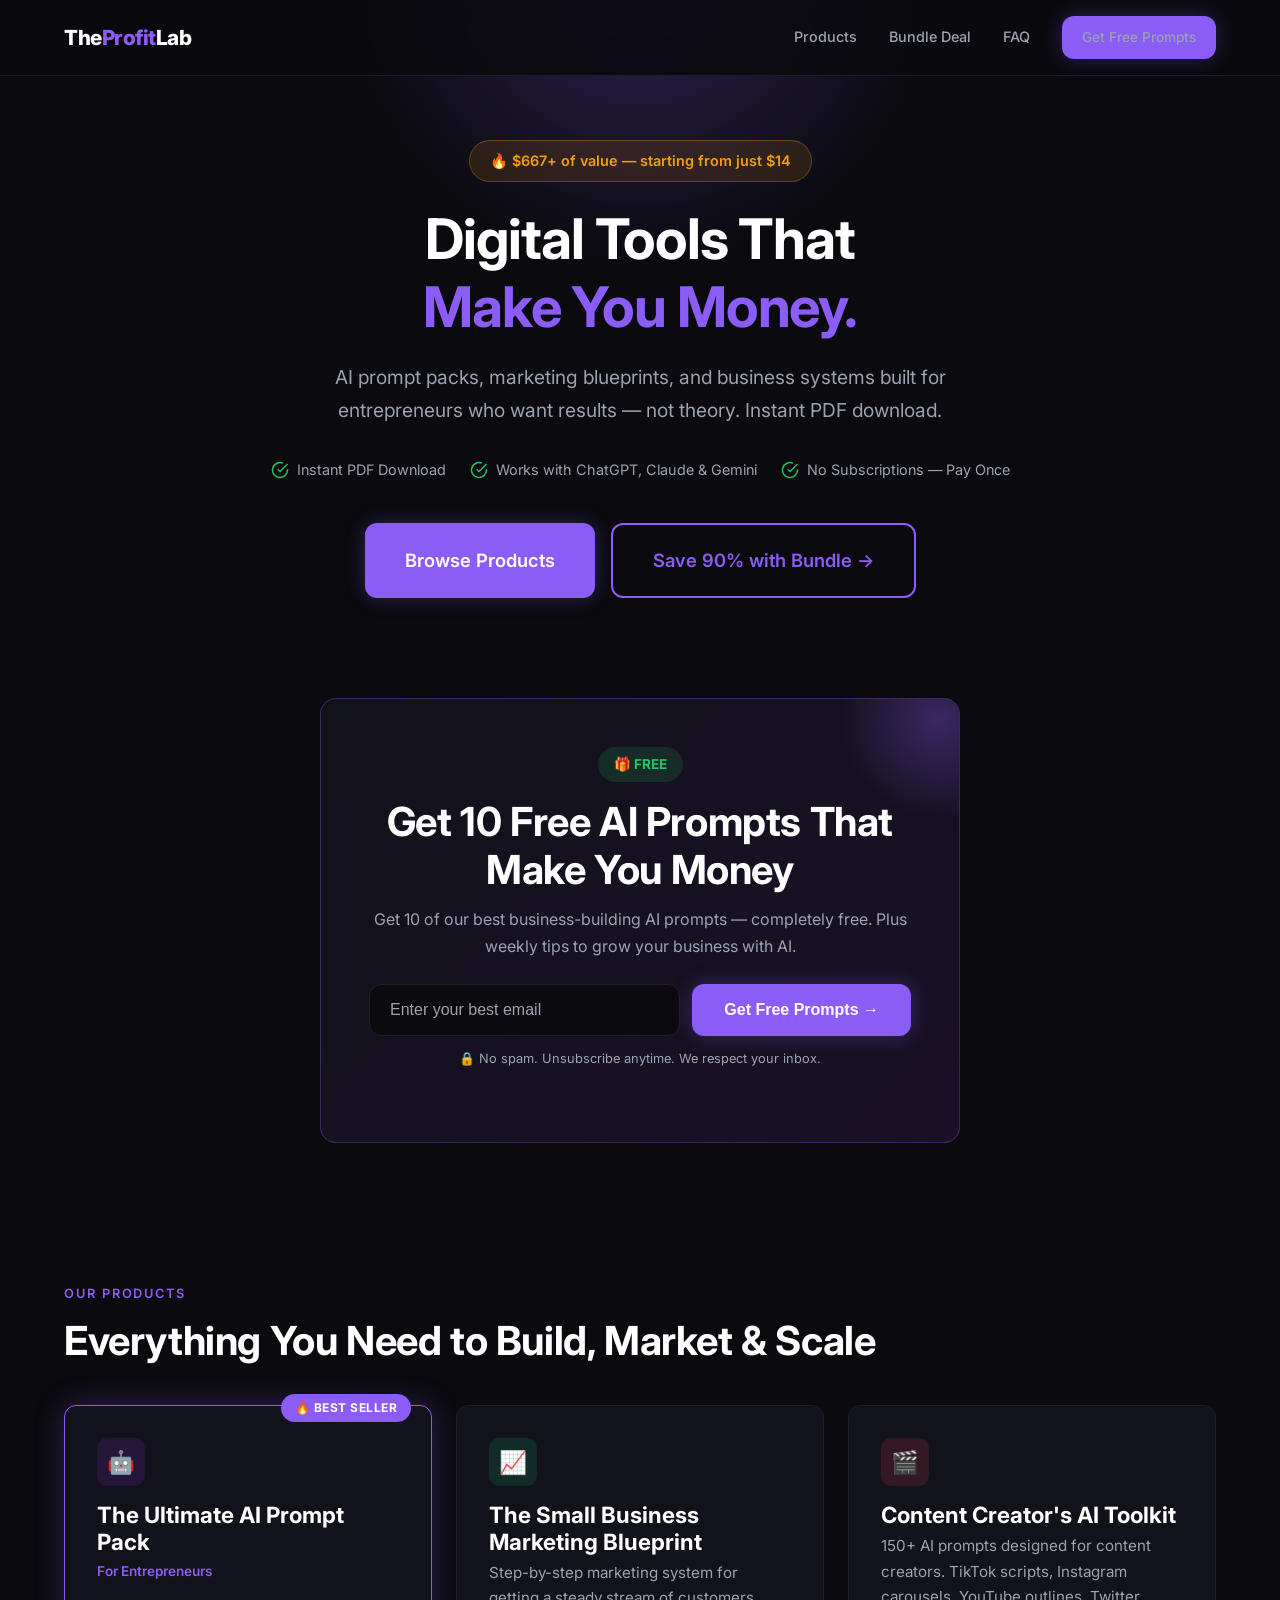
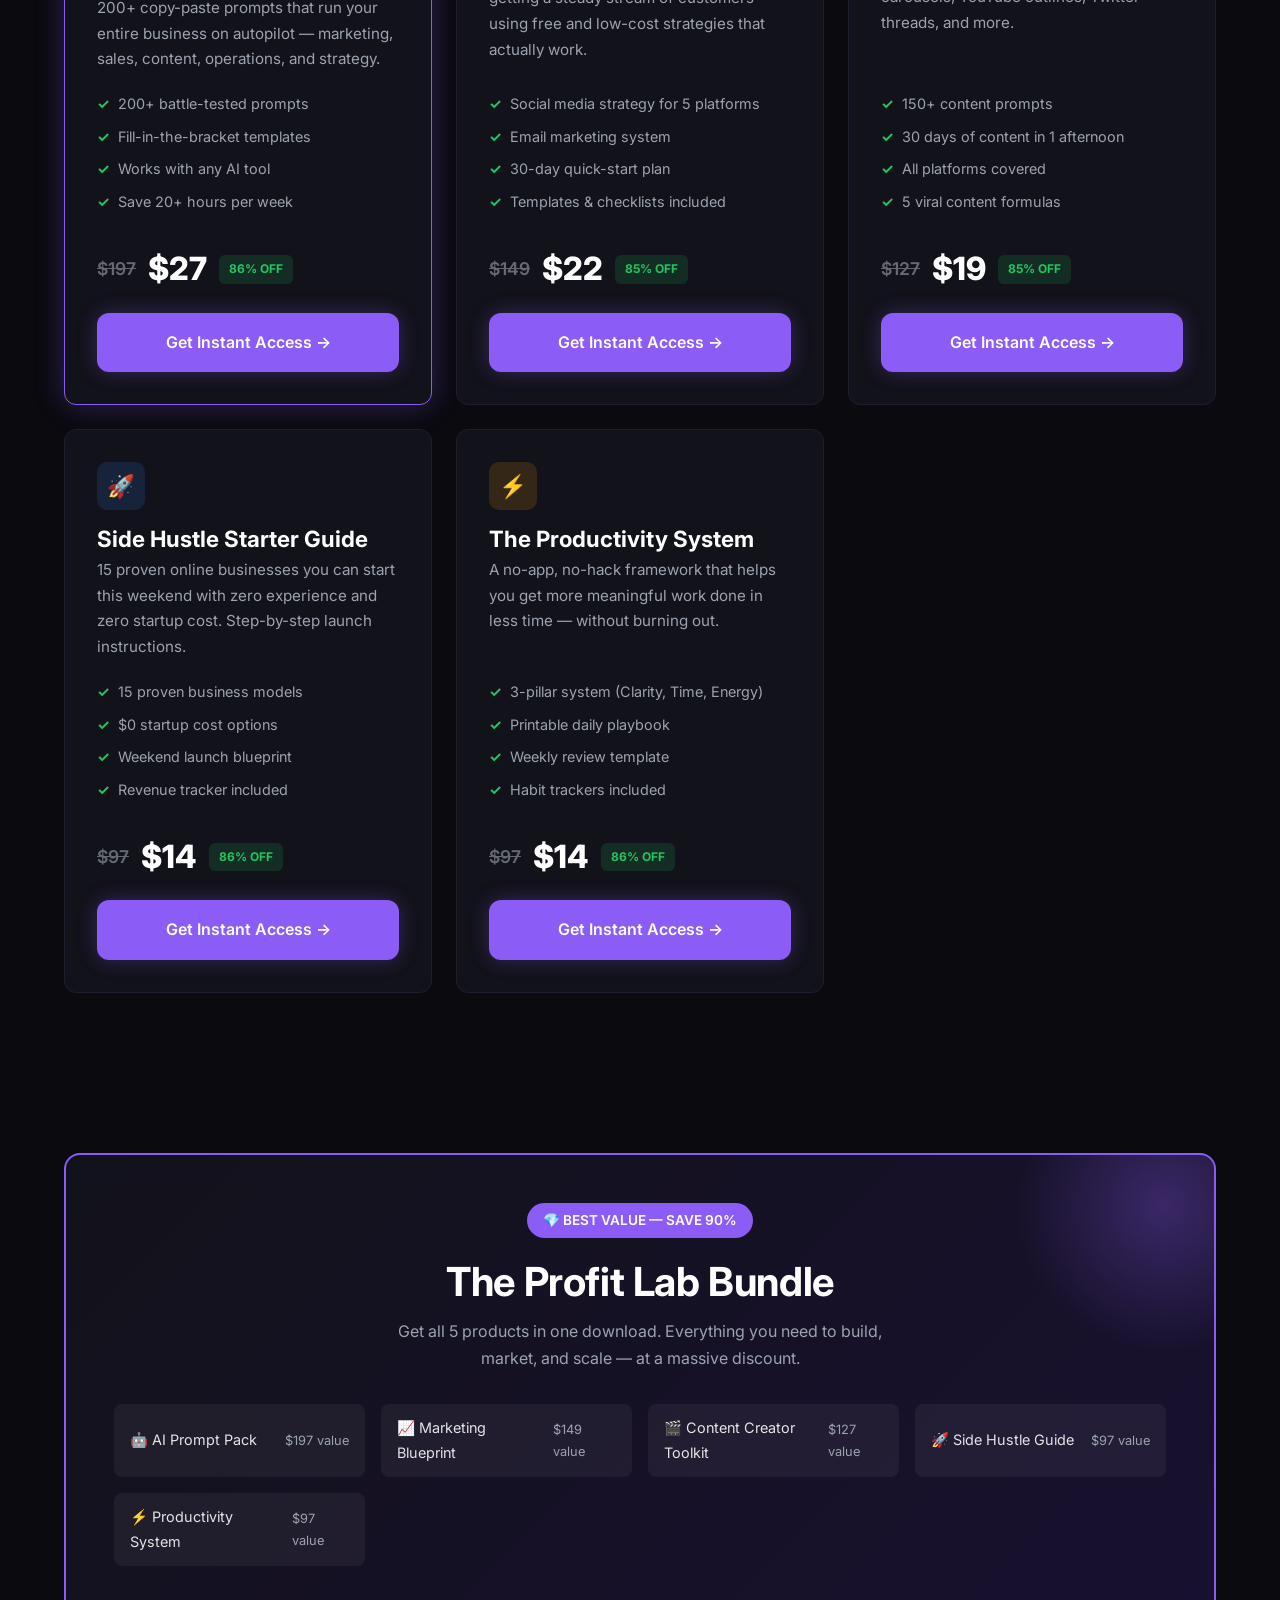
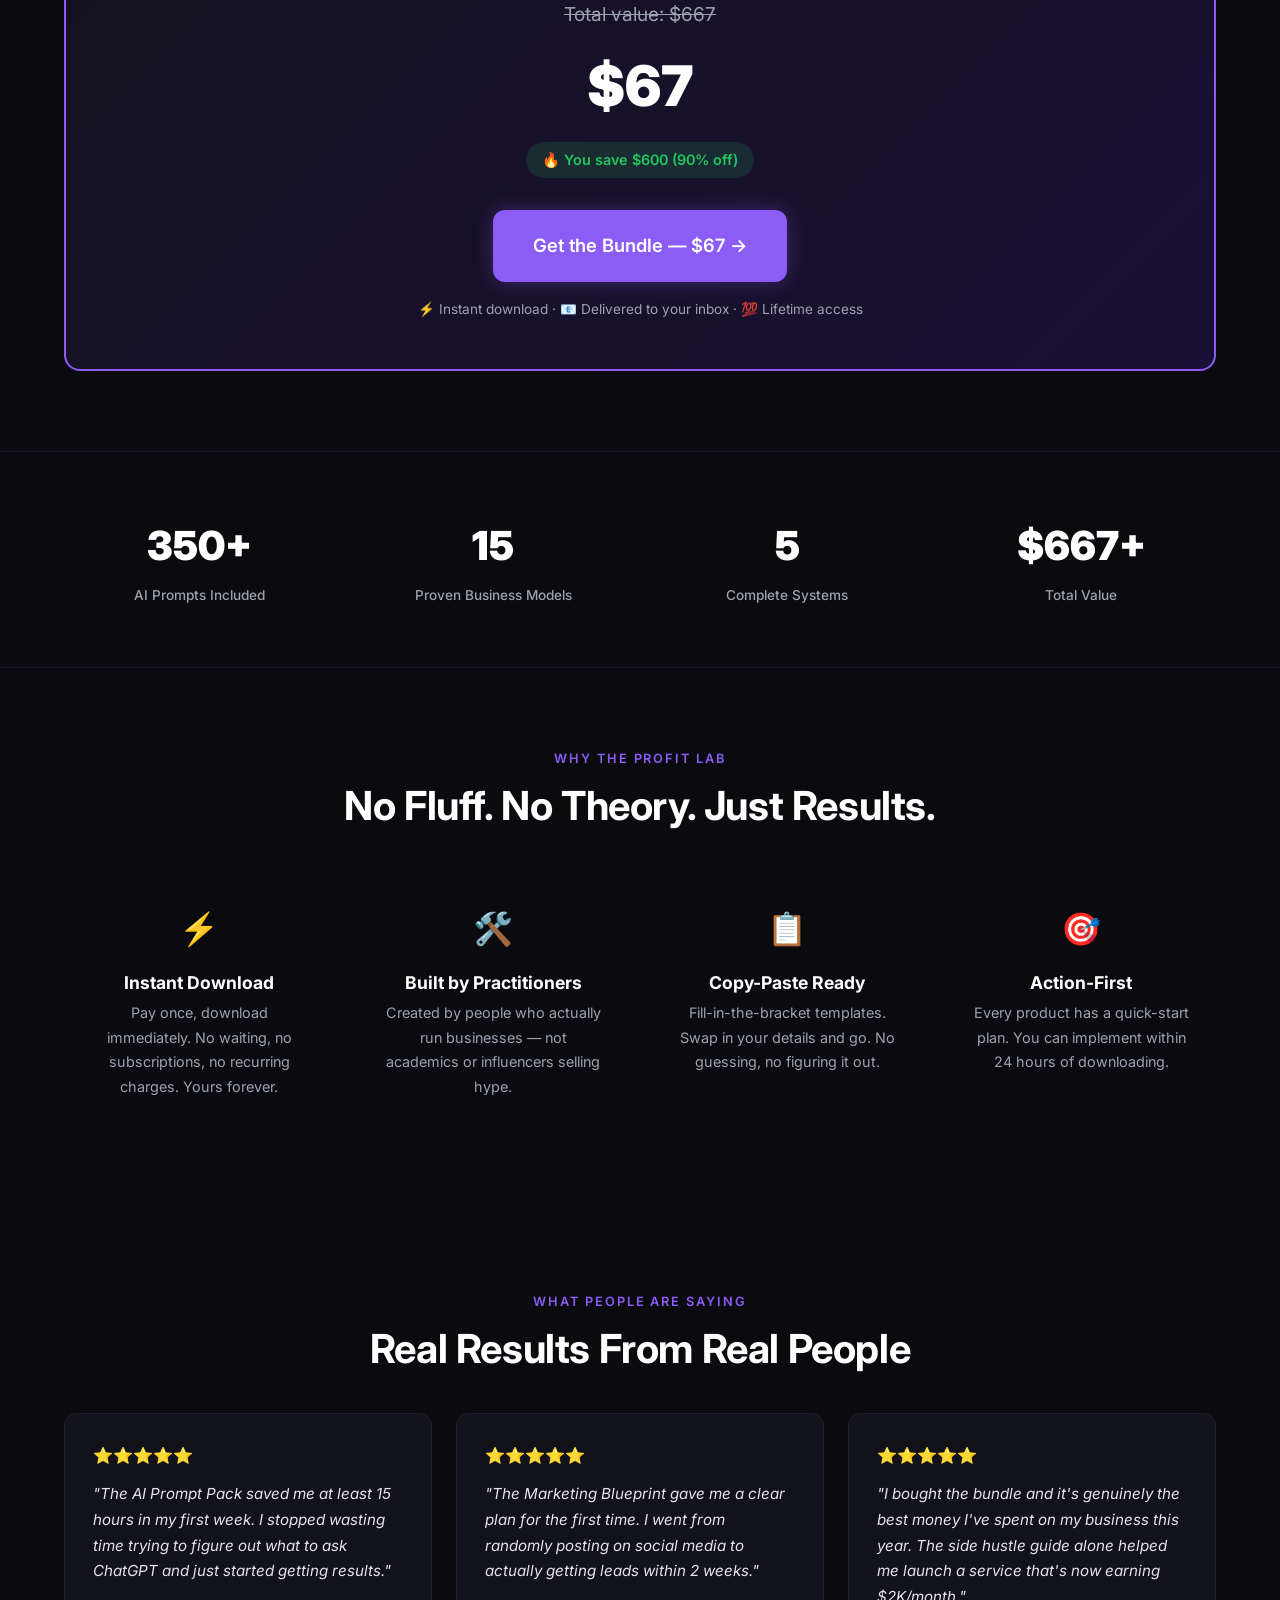
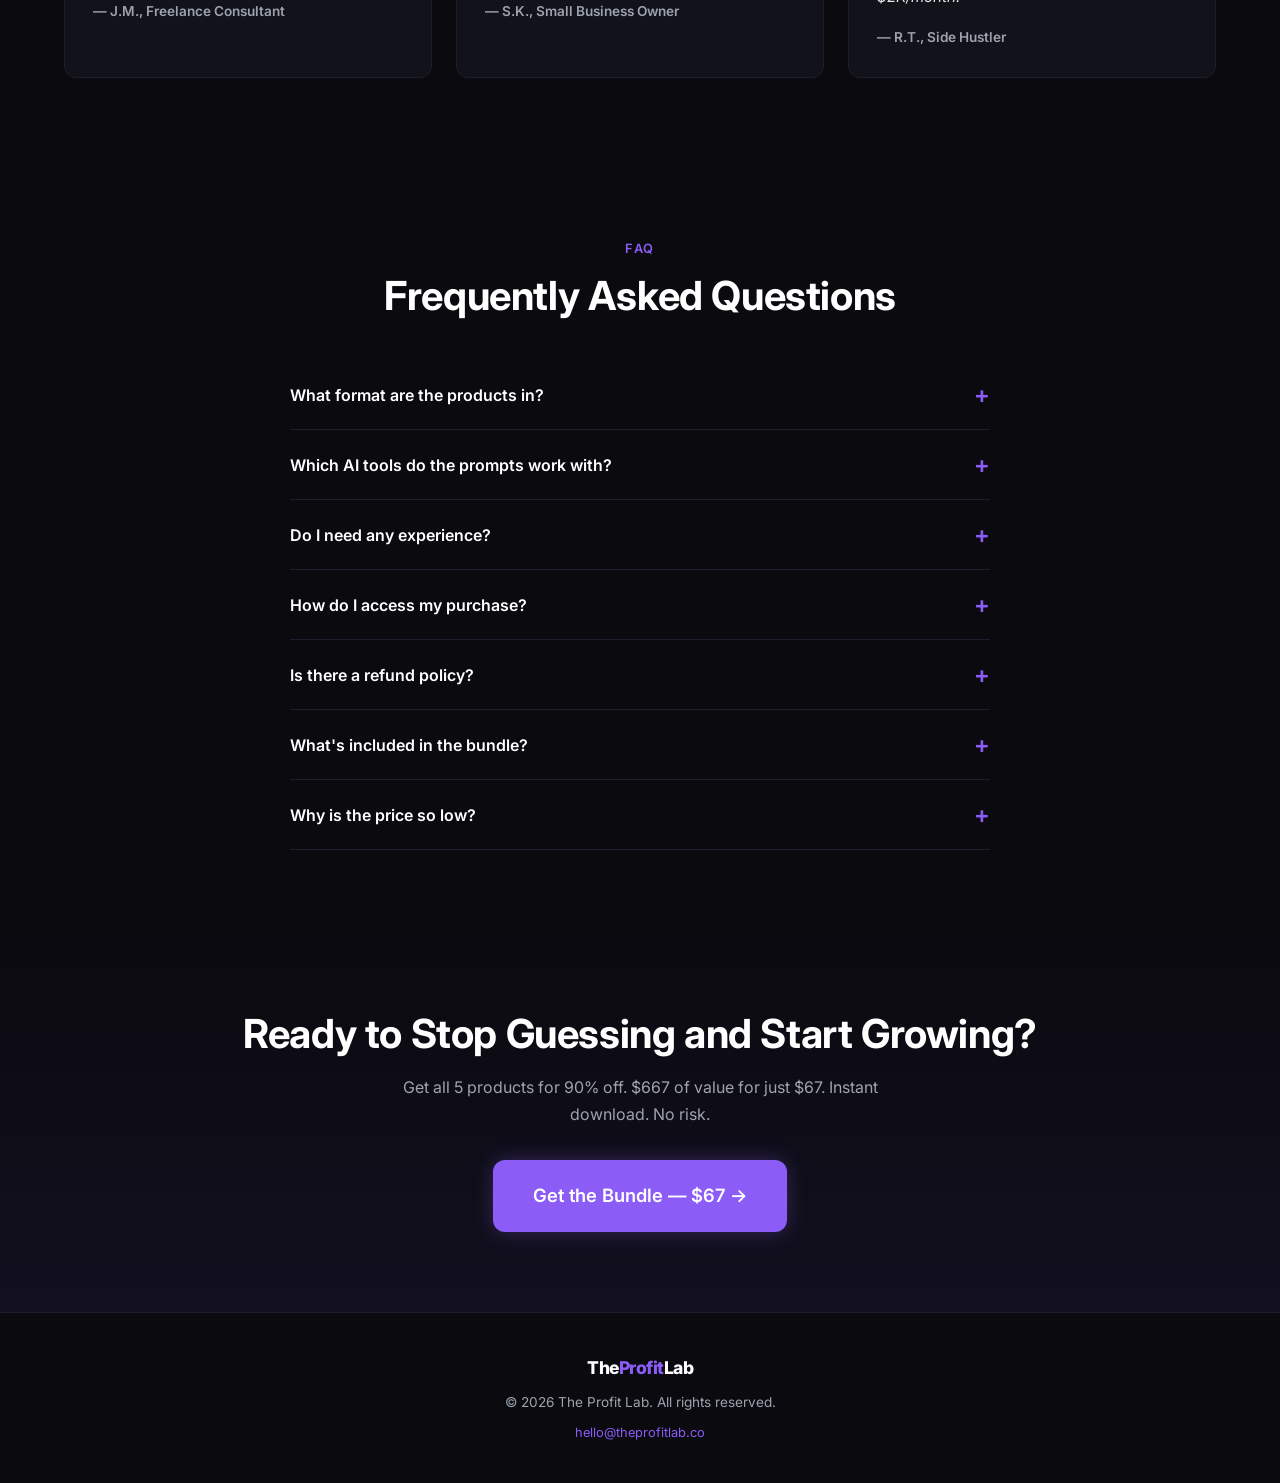
<file: site/index.html>
<!DOCTYPE html>
<html lang="en">
<head>
  <meta charset="UTF-8">
  <meta name="viewport" content="width=device-width, initial-scale=1.0">
  <title>The Profit Lab | AI Prompts, Marketing Guides & Business Tools</title>
  <meta name="description" content="Digital tools that make you money. AI prompt packs, marketing blueprints, content creator toolkits, and productivity systems. Instant PDF download. No fluff — just profit.">
  <meta name="keywords" content="AI prompts for business, ChatGPT prompts, small business marketing guide, content creator tools, side hustle guide, productivity system, digital download, make money online">
  <meta name="author" content="The Profit Lab">
  <link rel="canonical" href="https://theprofitlab.co">

  <!-- Open Graph -->
  <meta property="og:title" content="The Profit Lab | Digital Tools That Make You Money">
  <meta property="og:description" content="AI prompt packs, marketing blueprints, and business tools that actually work. $667+ value. Instant download. No fluff — just profit.">
  <meta property="og:type" content="website">
  <meta property="og:url" content="https://theprofitlab.co">

  <!-- Twitter -->
  <meta name="twitter:card" content="summary_large_image">
  <meta name="twitter:title" content="The Profit Lab | Digital Tools That Make You Money">
  <meta name="twitter:description" content="AI prompts, marketing guides, content toolkits. $667+ value from $14. Instant PDF download.">

  <!-- Schema.org -->
  <script type="application/ld+json">
  {
    "@context": "https://schema.org",
    "@type": "Organization",
    "name": "The Profit Lab",
    "url": "https://theprofitlab.co",
    "description": "Digital tools that make you money. No fluff. Just profit."
  }
  </script>
  <script type="application/ld+json">
  {
    "@context": "https://schema.org",
    "@type": "ItemList",
    "name": "The Profit Lab Products",
    "itemListElement": [
      {
        "@type": "ListItem",
        "position": 1,
        "item": {
          "@type": "Product",
          "name": "The Ultimate AI Prompt Pack for Entrepreneurs",
          "description": "200+ copy-paste AI prompts for marketing, sales, content, and operations.",
          "offers": { "@type": "Offer", "price": "27.00", "priceCurrency": "USD" }
        }
      },
      {
        "@type": "ListItem",
        "position": 2,
        "item": {
          "@type": "Product",
          "name": "The Small Business Marketing Blueprint",
          "description": "Step-by-step marketing system for getting customers without wasting money.",
          "offers": { "@type": "Offer", "price": "22.00", "priceCurrency": "USD" }
        }
      },
      {
        "@type": "ListItem",
        "position": 3,
        "item": {
          "@type": "Product",
          "name": "The Content Creator's AI Toolkit",
          "description": "150+ AI prompts for TikTok, Instagram, YouTube, and more.",
          "offers": { "@type": "Offer", "price": "19.00", "priceCurrency": "USD" }
        }
      },
      {
        "@type": "ListItem",
        "position": 4,
        "item": {
          "@type": "Product",
          "name": "The Side Hustle Starter Guide",
          "description": "15 proven online businesses you can start this weekend with $0.",
          "offers": { "@type": "Offer", "price": "14.00", "priceCurrency": "USD" }
        }
      },
      {
        "@type": "ListItem",
        "position": 5,
        "item": {
          "@type": "Product",
          "name": "The Productivity System",
          "description": "A no-app framework to get more done in less time without burning out.",
          "offers": { "@type": "Offer", "price": "14.00", "priceCurrency": "USD" }
        }
      }
    ]
  }
  </script>

  <!-- Favicon -->
  <link rel="icon" href="data:image/svg+xml,<svg xmlns='http://www.w3.org/2000/svg' viewBox='0 0 100 100'><text y='.9em' font-size='90'>💰</text></svg>">

  <!-- Fonts -->
  <link rel="preconnect" href="https://fonts.googleapis.com">
  <link rel="preconnect" href="https://fonts.gstatic.com" crossorigin>
  <link href="https://fonts.googleapis.com/css2?family=Inter:wght@400;500;600;700;800;900&display=swap" rel="stylesheet">
  <link rel="stylesheet" href="css/style.css">
</head>
<body>

  <!-- Navigation -->
  <nav class="nav">
    <div class="container">
      <a href="/" class="nav-logo">The<span>Profit</span>Lab</a>
      <div class="nav-links" id="navLinks">
        <a href="#products">Products</a>
        <a href="#bundle">Bundle Deal</a>
        <a href="#faq">FAQ</a>
        <a href="#signup" class="btn btn-primary" style="padding: 10px 20px; font-size: 0.85rem;">Get Free Prompts</a>
      </div>
      <button class="nav-toggle" id="navToggle" aria-label="Toggle menu">&#9776;</button>
    </div>
  </nav>

  <!-- Hero -->
  <section class="hero">
    <div class="container">
      <div class="hero-urgency">🔥 $667+ of value — starting from just $14</div>
      <h1>Digital Tools That<br><span>Make You Money.</span></h1>
      <p class="hero-sub">AI prompt packs, marketing blueprints, and business systems built for entrepreneurs who want results — not theory. Instant PDF download.</p>
      <div class="hero-badges">
        <div class="hero-badge">
          <svg viewBox="0 0 24 24" fill="none" stroke="currentColor" stroke-width="2"><path d="M22 11.08V12a10 10 0 1 1-5.93-9.14"/><polyline points="22 4 12 14.01 9 11.01"/></svg>
          Instant PDF Download
        </div>
        <div class="hero-badge">
          <svg viewBox="0 0 24 24" fill="none" stroke="currentColor" stroke-width="2"><path d="M22 11.08V12a10 10 0 1 1-5.93-9.14"/><polyline points="22 4 12 14.01 9 11.01"/></svg>
          Works with ChatGPT, Claude & Gemini
        </div>
        <div class="hero-badge">
          <svg viewBox="0 0 24 24" fill="none" stroke="currentColor" stroke-width="2"><path d="M22 11.08V12a10 10 0 1 1-5.93-9.14"/><polyline points="22 4 12 14.01 9 11.01"/></svg>
          No Subscriptions — Pay Once
        </div>
      </div>
      <div class="hero-cta">
        <a href="#products" class="btn btn-primary btn-large">Browse Products</a>
        <a href="#bundle" class="btn btn-outline btn-large">Save 90% with Bundle →</a>
      </div>
    </div>
  </section>

  <!-- Email Capture — Above Products -->
  <section class="email-capture" id="signup">
    <div class="container">
      <div class="email-card">
        <div class="email-badge">🎁 FREE</div>
        <h2>Get 10 Free AI Prompts That Make You Money</h2>
        <p>Get 10 of our best business-building AI prompts — completely free. Plus weekly tips to grow your business with AI.</p>
        <form class="email-form" action="#" method="post" id="emailForm">
          <input type="email" name="email" placeholder="Enter your best email" required>
          <button type="submit" class="btn btn-primary">Get Free Prompts →</button>
        </form>
        <p class="email-note">🔒 No spam. Unsubscribe anytime. We respect your inbox.</p>
      </div>
    </div>
  </section>

  <!-- Products -->
  <section class="products" id="products">
    <div class="container">
      <p class="section-label">Our Products</p>
      <h2>Everything You Need to Build, Market & Scale</h2>

      <div class="products-grid">

        <!-- Product 1: AI Prompt Pack -->
        <div class="product-card product-featured">
          <div class="product-tag-hot">🔥 BEST SELLER</div>
          <div class="product-icon" style="background: rgba(147, 51, 234, 0.15); color: #9333ea;">🤖</div>
          <h3>The Ultimate AI Prompt Pack</h3>
          <p class="product-for">For Entrepreneurs</p>
          <p class="product-desc">200+ copy-paste prompts that run your entire business on autopilot — marketing, sales, content, operations, and strategy.</p>
          <ul class="product-highlights">
            <li>200+ battle-tested prompts</li>
            <li>Fill-in-the-bracket templates</li>
            <li>Works with any AI tool</li>
            <li>Save 20+ hours per week</li>
          </ul>
          <div class="product-price">
            <span class="price-value">$197</span>
            <span class="price">$27</span>
            <span class="price-savings">86% OFF</span>
          </div>
          <a href="#" class="btn btn-primary gumroad-link" data-product="ai-prompt-pack">Get Instant Access →</a>
        </div>

        <!-- Product 2: Marketing Blueprint -->
        <div class="product-card">
          <div class="product-icon" style="background: rgba(16, 185, 129, 0.15); color: #10b981;">📈</div>
          <h3>The Small Business Marketing Blueprint</h3>
          <p class="product-desc">Step-by-step marketing system for getting a steady stream of customers using free and low-cost strategies that actually work.</p>
          <ul class="product-highlights">
            <li>Social media strategy for 5 platforms</li>
            <li>Email marketing system</li>
            <li>30-day quick-start plan</li>
            <li>Templates & checklists included</li>
          </ul>
          <div class="product-price">
            <span class="price-value">$149</span>
            <span class="price">$22</span>
            <span class="price-savings">85% OFF</span>
          </div>
          <a href="#" class="btn btn-primary gumroad-link" data-product="marketing-blueprint">Get Instant Access →</a>
        </div>

        <!-- Product 3: Content Creator Toolkit -->
        <div class="product-card">
          <div class="product-icon" style="background: rgba(244, 63, 94, 0.15); color: #f43f5e;">🎬</div>
          <h3>Content Creator's AI Toolkit</h3>
          <p class="product-desc">150+ AI prompts designed for content creators. TikTok scripts, Instagram carousels, YouTube outlines, Twitter threads, and more.</p>
          <ul class="product-highlights">
            <li>150+ content prompts</li>
            <li>30 days of content in 1 afternoon</li>
            <li>All platforms covered</li>
            <li>5 viral content formulas</li>
          </ul>
          <div class="product-price">
            <span class="price-value">$127</span>
            <span class="price">$19</span>
            <span class="price-savings">85% OFF</span>
          </div>
          <a href="#" class="btn btn-primary gumroad-link" data-product="content-toolkit">Get Instant Access →</a>
        </div>

        <!-- Product 4: Side Hustle Guide -->
        <div class="product-card">
          <div class="product-icon" style="background: rgba(59, 130, 246, 0.15); color: #3b82f6;">🚀</div>
          <h3>Side Hustle Starter Guide</h3>
          <p class="product-desc">15 proven online businesses you can start this weekend with zero experience and zero startup cost. Step-by-step launch instructions.</p>
          <ul class="product-highlights">
            <li>15 proven business models</li>
            <li>$0 startup cost options</li>
            <li>Weekend launch blueprint</li>
            <li>Revenue tracker included</li>
          </ul>
          <div class="product-price">
            <span class="price-value">$97</span>
            <span class="price">$14</span>
            <span class="price-savings">86% OFF</span>
          </div>
          <a href="#" class="btn btn-primary gumroad-link" data-product="side-hustle">Get Instant Access →</a>
        </div>

        <!-- Product 5: Productivity System -->
        <div class="product-card">
          <div class="product-icon" style="background: rgba(245, 158, 11, 0.15); color: #f59e0b;">⚡</div>
          <h3>The Productivity System</h3>
          <p class="product-desc">A no-app, no-hack framework that helps you get more meaningful work done in less time — without burning out.</p>
          <ul class="product-highlights">
            <li>3-pillar system (Clarity, Time, Energy)</li>
            <li>Printable daily playbook</li>
            <li>Weekly review template</li>
            <li>Habit trackers included</li>
          </ul>
          <div class="product-price">
            <span class="price-value">$97</span>
            <span class="price">$14</span>
            <span class="price-savings">86% OFF</span>
          </div>
          <a href="#" class="btn btn-primary gumroad-link" data-product="productivity">Get Instant Access →</a>
        </div>

      </div>
    </div>
  </section>

  <!-- Bundle -->
  <section class="bundle" id="bundle">
    <div class="container">
      <div class="bundle-card">
        <span class="bundle-badge">💎 BEST VALUE — SAVE 90%</span>
        <h2>The Profit Lab Bundle</h2>
        <p class="bundle-sub">Get all 5 products in one download. Everything you need to build, market, and scale — at a massive discount.</p>

        <div class="bundle-products">
          <div class="bundle-product-item">🤖 AI Prompt Pack <span class="bundle-item-value">$197 value</span></div>
          <div class="bundle-product-item">📈 Marketing Blueprint <span class="bundle-item-value">$149 value</span></div>
          <div class="bundle-product-item">🎬 Content Creator Toolkit <span class="bundle-item-value">$127 value</span></div>
          <div class="bundle-product-item">🚀 Side Hustle Guide <span class="bundle-item-value">$97 value</span></div>
          <div class="bundle-product-item">⚡ Productivity System <span class="bundle-item-value">$97 value</span></div>
        </div>

        <div class="bundle-pricing">
          <div class="original-price">Total value: $667</div>
          <div class="bundle-price">$67</div>
          <div class="save-tag">🔥 You save $600 (90% off)</div>
        </div>

        <a href="#" class="btn btn-primary btn-large gumroad-link" data-product="bundle" id="bundleBtn">Get the Bundle — $67 →</a>
        <p class="bundle-guarantee">⚡ Instant download · 📧 Delivered to your inbox · 💯 Lifetime access</p>
      </div>
    </div>
  </section>

  <!-- Social Proof Counter -->
  <section class="social-proof">
    <div class="container">
      <div class="proof-grid">
        <div class="proof-item">
          <div class="proof-number">350+</div>
          <div class="proof-label">AI Prompts Included</div>
        </div>
        <div class="proof-item">
          <div class="proof-number">15</div>
          <div class="proof-label">Proven Business Models</div>
        </div>
        <div class="proof-item">
          <div class="proof-number">5</div>
          <div class="proof-label">Complete Systems</div>
        </div>
        <div class="proof-item">
          <div class="proof-number">$667+</div>
          <div class="proof-label">Total Value</div>
        </div>
      </div>
    </div>
  </section>

  <!-- Features / Trust -->
  <section class="features">
    <div class="container">
      <p class="section-label" style="text-align: center;">Why The Profit Lab</p>
      <h2 style="text-align: center;">No Fluff. No Theory. Just Results.</h2>

      <div class="features-grid">
        <div class="feature-item">
          <div class="feature-icon">⚡</div>
          <h4>Instant Download</h4>
          <p>Pay once, download immediately. No waiting, no subscriptions, no recurring charges. Yours forever.</p>
        </div>
        <div class="feature-item">
          <div class="feature-icon">🛠️</div>
          <h4>Built by Practitioners</h4>
          <p>Created by people who actually run businesses — not academics or influencers selling hype.</p>
        </div>
        <div class="feature-item">
          <div class="feature-icon">📋</div>
          <h4>Copy-Paste Ready</h4>
          <p>Fill-in-the-bracket templates. Swap in your details and go. No guessing, no figuring it out.</p>
        </div>
        <div class="feature-item">
          <div class="feature-icon">🎯</div>
          <h4>Action-First</h4>
          <p>Every product has a quick-start plan. You can implement within 24 hours of downloading.</p>
        </div>
      </div>
    </div>
  </section>

  <!-- Testimonials -->
  <section class="testimonials">
    <div class="container">
      <p class="section-label" style="text-align: center;">What People Are Saying</p>
      <h2 style="text-align: center;">Real Results From Real People</h2>

      <div class="testimonials-grid">
        <div class="testimonial-card">
          <div class="testimonial-stars">⭐⭐⭐⭐⭐</div>
          <p class="testimonial-text">"The AI Prompt Pack saved me at least 15 hours in my first week. I stopped wasting time trying to figure out what to ask ChatGPT and just started getting results."</p>
          <p class="testimonial-author">— J.M., Freelance Consultant</p>
        </div>
        <div class="testimonial-card">
          <div class="testimonial-stars">⭐⭐⭐⭐⭐</div>
          <p class="testimonial-text">"The Marketing Blueprint gave me a clear plan for the first time. I went from randomly posting on social media to actually getting leads within 2 weeks."</p>
          <p class="testimonial-author">— S.K., Small Business Owner</p>
        </div>
        <div class="testimonial-card">
          <div class="testimonial-stars">⭐⭐⭐⭐⭐</div>
          <p class="testimonial-text">"I bought the bundle and it's genuinely the best money I've spent on my business this year. The side hustle guide alone helped me launch a service that's now earning $2K/month."</p>
          <p class="testimonial-author">— R.T., Side Hustler</p>
        </div>
      </div>
    </div>
  </section>

  <!-- FAQ -->
  <section class="faq" id="faq">
    <div class="container">
      <p class="section-label" style="text-align: center;">FAQ</p>
      <h2 style="text-align: center;">Frequently Asked Questions</h2>

      <div class="faq-list">
        <div class="faq-item">
          <button class="faq-question">What format are the products in?</button>
          <div class="faq-answer">All products are delivered as high-quality PDF files. You can read them on any device — phone, tablet, or computer. Print-friendly versions are included where applicable.</div>
        </div>
        <div class="faq-item">
          <button class="faq-question">Which AI tools do the prompts work with?</button>
          <div class="faq-answer">All prompts work with ChatGPT (GPT-4), Claude, Gemini, Copilot, and any other AI assistant. They use fill-in-the-bracket templates so you just swap in your details.</div>
        </div>
        <div class="faq-item">
          <button class="faq-question">Do I need any experience?</button>
          <div class="faq-answer">No. Every product is designed for beginners and includes step-by-step instructions. If you can copy-paste, you can use these products.</div>
        </div>
        <div class="faq-item">
          <button class="faq-question">How do I access my purchase?</button>
          <div class="faq-answer">After payment, you'll get instant access to download your PDF files. You'll also receive a confirmation email with your download link.</div>
        </div>
        <div class="faq-item">
          <button class="faq-question">Is there a refund policy?</button>
          <div class="faq-answer">Due to the digital nature of our products, we do not offer refunds. Please read the full product description before purchasing. We're confident you'll love them.</div>
        </div>
        <div class="faq-item">
          <button class="faq-question">What's included in the bundle?</button>
          <div class="faq-answer">The Profit Lab Bundle includes all 5 products: AI Prompt Pack ($197 value), Marketing Blueprint ($149 value), Content Creator Toolkit ($127 value), Side Hustle Guide ($97 value), and Productivity System ($97 value) — all for just $67. That's a $600 saving (90% off).</div>
        </div>
        <div class="faq-item">
          <button class="faq-question">Why is the price so low?</button>
          <div class="faq-answer">We're launching at introductory pricing to build reviews and momentum. These prices won't last forever. The value inside each product far exceeds the price — we'd rather you get results and tell your friends.</div>
        </div>
      </div>
    </div>
  </section>

  <!-- Final CTA -->
  <section class="final-cta">
    <div class="container">
      <h2>Ready to Stop Guessing and Start Growing?</h2>
      <p>Get all 5 products for 90% off. $667 of value for just $67. Instant download. No risk.</p>
      <a href="#bundle" class="btn btn-primary btn-large">Get the Bundle — $67 →</a>
    </div>
  </section>

  <!-- Footer -->
  <footer class="footer">
    <div class="container">
      <p style="margin-bottom: 8px;"><a href="/" class="nav-logo" style="font-size: 1.1rem;">The<span style="color: var(--accent);">Profit</span>Lab</a></p>
      <p>&copy; 2026 The Profit Lab. All rights reserved.</p>
      <p style="margin-top: 8px; font-size: 0.8rem;"><a href="mailto:hello@theprofitlab.co">hello@theprofitlab.co</a></p>
    </div>
  </footer>

  <!-- MailerLite Universal -->
  <script>
    (function(w,d,e,u,f,l,n){w[f]=w[f]||function(){(w[f].q=w[f].q||[]).push(arguments);},
    l=d.createElement(e),l.async=1,l.src=u,
    n=d.getElementsByTagName(e)[0],n.parentNode.insertBefore(l,n);})
    (window,document,'script','https://assets.mailerlite.com/js/universal.js','ml');
    ml('account', '2276469');
  </script>

  <!-- JS -->
  <script src="js/main.js"></script>
</body>
</html>
</file>
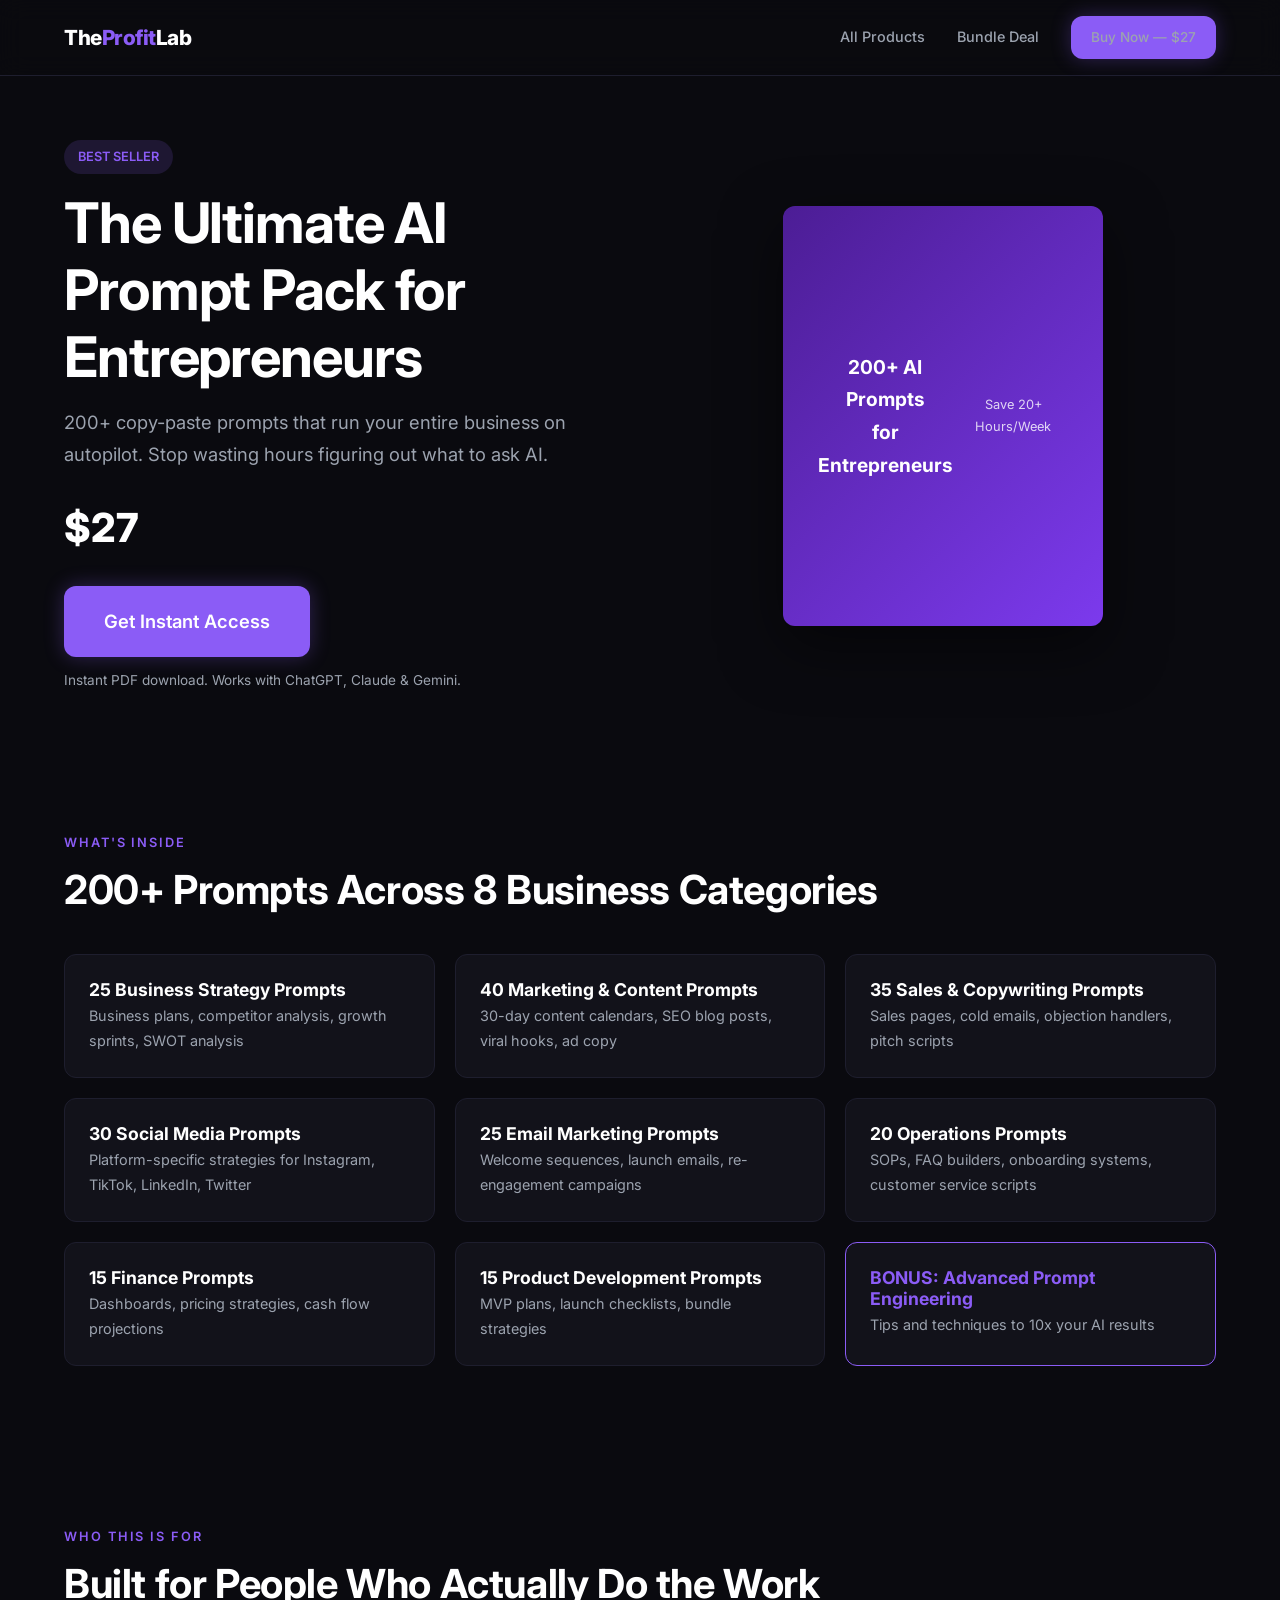
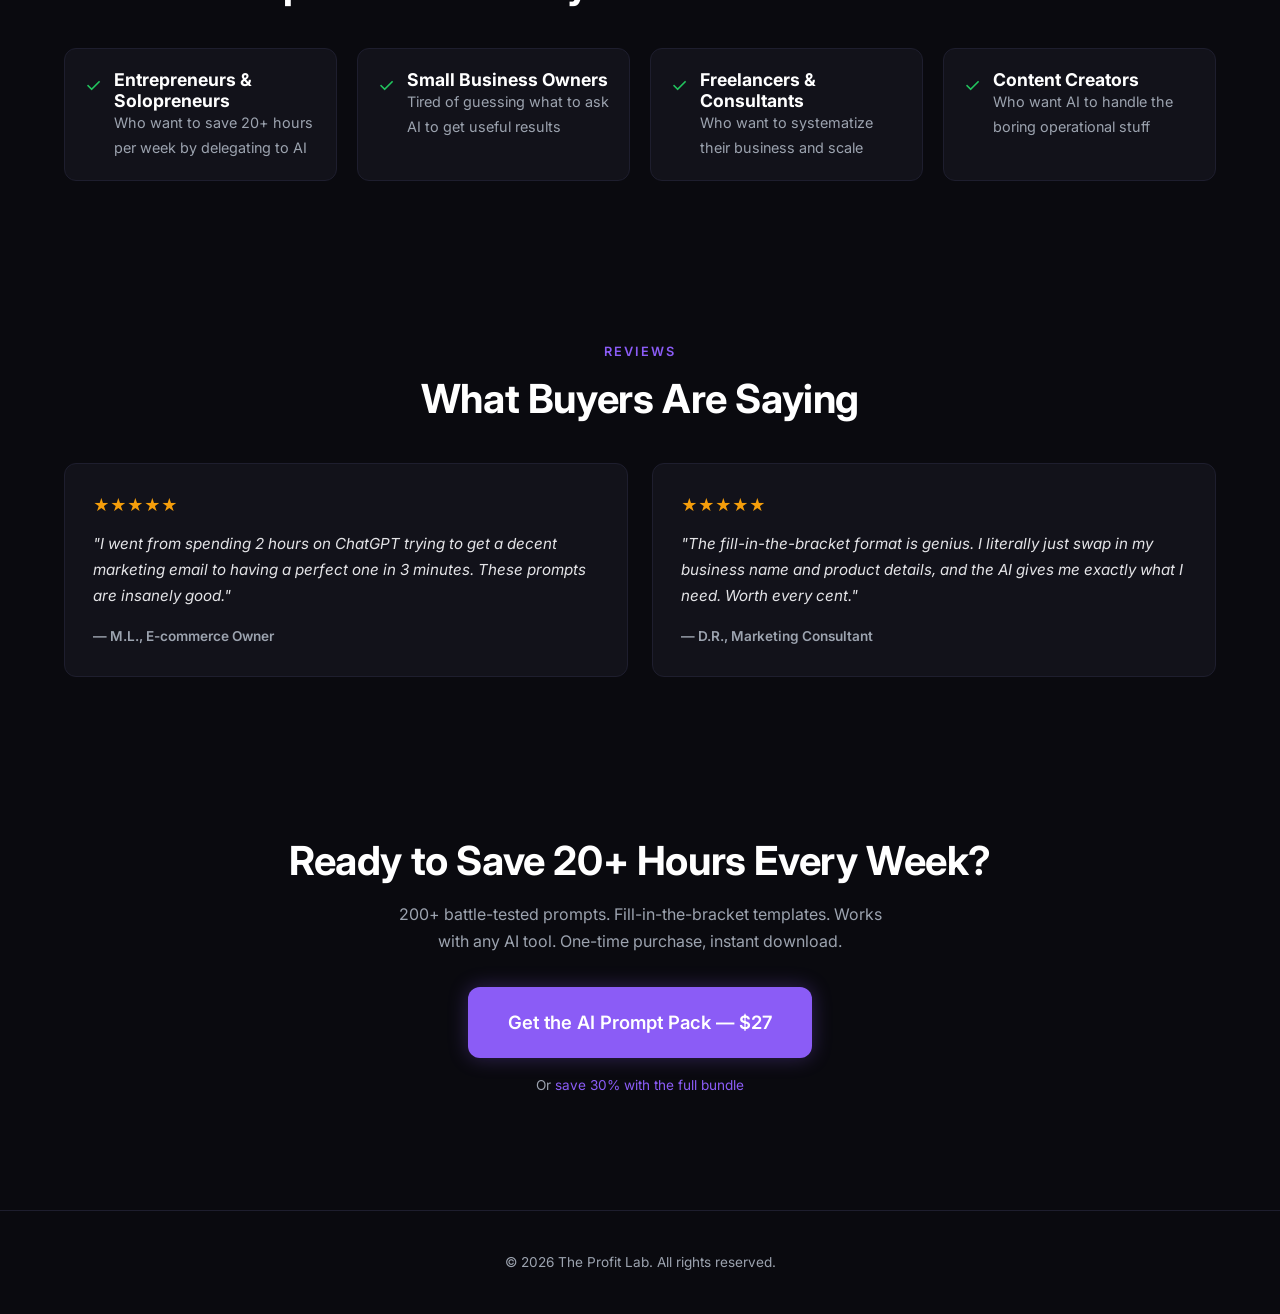
<file: site/products/ai-prompt-pack.html>
<!DOCTYPE html>
<html lang="en">
<head>
  <meta charset="UTF-8">
  <link rel="icon" href="data:image/svg+xml,<svg xmlns='http://www.w3.org/2000/svg' viewBox='0 0 100 100'><text y='.9em' font-size='90'>💰</text></svg>">
  <meta name="viewport" content="width=device-width, initial-scale=1.0">
  <title>AI Prompt Pack for Entrepreneurs | 200+ ChatGPT & Claude Prompts | The Profit Lab</title>
  <meta name="description" content="200+ copy-paste AI prompts for entrepreneurs. Marketing, sales, content, operations & strategy prompts that work with ChatGPT, Claude & Gemini. Save 20+ hours per week.">
  <meta name="keywords" content="AI prompts for business, ChatGPT prompts entrepreneurs, business AI prompts, marketing prompts, sales prompts, AI for small business, productivity prompts">
  <link rel="canonical" href="https://theprofitlab.co/products/ai-prompt-pack">

  <meta property="og:title" content="200+ AI Prompts for Entrepreneurs | The Profit Lab">
  <meta property="og:description" content="Stop wasting hours figuring out what to ask AI. 200+ battle-tested, copy-paste prompts for your entire business. Instant PDF download.">
  <meta property="og:type" content="product">

  <script type="application/ld+json">
  {
    "@context": "https://schema.org",
    "@type": "Product",
    "name": "The Ultimate AI Prompt Pack for Entrepreneurs",
    "description": "200+ copy-paste AI prompts for marketing, sales, content, operations and strategy. Works with ChatGPT, Claude, Gemini.",
    "brand": { "@type": "Brand", "name": "The Profit Lab" },
    "offers": {
      "@type": "Offer",
      "price": "27.00",
      "priceCurrency": "USD",
      "availability": "https://schema.org/InStock",
      "url": "https://theprofitlab.co/products/ai-prompt-pack"
    },
    "aggregateRating": {
      "@type": "AggregateRating",
      "ratingValue": "4.9",
      "reviewCount": "47"
    }
  }
  </script>

  <link rel="preconnect" href="https://fonts.googleapis.com">
  <link rel="preconnect" href="https://fonts.gstatic.com" crossorigin>
  <link href="https://fonts.googleapis.com/css2?family=Inter:wght@400;500;600;700;800&display=swap" rel="stylesheet">
  <link rel="stylesheet" href="../css/style.css">
</head>
<body>

  <nav class="nav">
    <div class="container">
      <a href="../index.html" class="nav-logo">The<span>Profit</span>Lab</a>
      <div class="nav-links" id="navLinks">
        <a href="../index.html#products">All Products</a>
        <a href="../index.html#bundle">Bundle Deal</a>
        <a href="https://theprofitlabco.gumroad.com/l/zdmtb" target="_blank" rel="noopener noreferrer" class="btn btn-primary" style="padding: 10px 20px; font-size: 0.85rem;">Buy Now — $27</a>
      </div>
      <button class="nav-toggle" id="navToggle" aria-label="Toggle menu">&#9776;</button>
    </div>
  </nav>

  <!-- Product Hero -->
  <section class="product-hero">
    <div class="container">
      <div class="product-hero-content">
        <div class="product-hero-text">
          <span class="product-tag">BEST SELLER</span>
          <h1>The Ultimate AI Prompt Pack for Entrepreneurs</h1>
          <p class="product-subtitle">200+ copy-paste prompts that run your entire business on autopilot. Stop wasting hours figuring out what to ask AI.</p>
          <div class="product-price-hero">$27</div>
          <a href="https://theprofitlabco.gumroad.com/l/zdmtb" target="_blank" rel="noopener noreferrer" class="btn btn-primary btn-large">Get Instant Access</a>
          <p style="color: var(--text-muted); font-size: 0.85rem; margin-top: 12px;">Instant PDF download. Works with ChatGPT, Claude & Gemini.</p>
        </div>
        <div class="product-hero-image">
          <div class="product-mockup" style="background: linear-gradient(135deg, #4c1d95, #7c3aed);">
            200+ AI Prompts<br>for Entrepreneurs<br><span style="font-size: 0.8rem; font-weight: 400; opacity: 0.8;">Save 20+ Hours/Week</span>
          </div>
        </div>
      </div>
    </div>
  </section>

  <!-- What's Inside -->
  <section class="whats-inside">
    <div class="container">
      <p class="section-label">What's Inside</p>
      <h2>200+ Prompts Across 8 Business Categories</h2>

      <div class="inside-grid">
        <div class="inside-item">
          <h4>25 Business Strategy Prompts</h4>
          <p>Business plans, competitor analysis, growth sprints, SWOT analysis</p>
        </div>
        <div class="inside-item">
          <h4>40 Marketing & Content Prompts</h4>
          <p>30-day content calendars, SEO blog posts, viral hooks, ad copy</p>
        </div>
        <div class="inside-item">
          <h4>35 Sales & Copywriting Prompts</h4>
          <p>Sales pages, cold emails, objection handlers, pitch scripts</p>
        </div>
        <div class="inside-item">
          <h4>30 Social Media Prompts</h4>
          <p>Platform-specific strategies for Instagram, TikTok, LinkedIn, Twitter</p>
        </div>
        <div class="inside-item">
          <h4>25 Email Marketing Prompts</h4>
          <p>Welcome sequences, launch emails, re-engagement campaigns</p>
        </div>
        <div class="inside-item">
          <h4>20 Operations Prompts</h4>
          <p>SOPs, FAQ builders, onboarding systems, customer service scripts</p>
        </div>
        <div class="inside-item">
          <h4>15 Finance Prompts</h4>
          <p>Dashboards, pricing strategies, cash flow projections</p>
        </div>
        <div class="inside-item">
          <h4>15 Product Development Prompts</h4>
          <p>MVP plans, launch checklists, bundle strategies</p>
        </div>
        <div class="inside-item" style="border-color: var(--accent);">
          <h4 style="color: var(--accent);">BONUS: Advanced Prompt Engineering</h4>
          <p>Tips and techniques to 10x your AI results</p>
        </div>
      </div>
    </div>
  </section>

  <!-- Who It's For -->
  <section class="who-for">
    <div class="container">
      <p class="section-label">Who This Is For</p>
      <h2>Built for People Who Actually Do the Work</h2>

      <div class="who-grid">
        <div class="who-item">
          <span class="check">&#10003;</span>
          <div>
            <h4>Entrepreneurs & Solopreneurs</h4>
            <p style="color: var(--text-muted); font-size: 0.9rem;">Who want to save 20+ hours per week by delegating to AI</p>
          </div>
        </div>
        <div class="who-item">
          <span class="check">&#10003;</span>
          <div>
            <h4>Small Business Owners</h4>
            <p style="color: var(--text-muted); font-size: 0.9rem;">Tired of guessing what to ask AI to get useful results</p>
          </div>
        </div>
        <div class="who-item">
          <span class="check">&#10003;</span>
          <div>
            <h4>Freelancers & Consultants</h4>
            <p style="color: var(--text-muted); font-size: 0.9rem;">Who want to systematize their business and scale</p>
          </div>
        </div>
        <div class="who-item">
          <span class="check">&#10003;</span>
          <div>
            <h4>Content Creators</h4>
            <p style="color: var(--text-muted); font-size: 0.9rem;">Who want AI to handle the boring operational stuff</p>
          </div>
        </div>
      </div>
    </div>
  </section>

  <!-- Testimonials -->
  <section class="testimonials">
    <div class="container">
      <p class="section-label" style="text-align: center;">Reviews</p>
      <h2 style="text-align: center;">What Buyers Are Saying</h2>
      <div class="testimonials-grid">
        <div class="testimonial-card">
          <div class="testimonial-stars">&#9733;&#9733;&#9733;&#9733;&#9733;</div>
          <p class="testimonial-text">"I went from spending 2 hours on ChatGPT trying to get a decent marketing email to having a perfect one in 3 minutes. These prompts are insanely good."</p>
          <p class="testimonial-author">— M.L., E-commerce Owner</p>
        </div>
        <div class="testimonial-card">
          <div class="testimonial-stars">&#9733;&#9733;&#9733;&#9733;&#9733;</div>
          <p class="testimonial-text">"The fill-in-the-bracket format is genius. I literally just swap in my business name and product details, and the AI gives me exactly what I need. Worth every cent."</p>
          <p class="testimonial-author">— D.R., Marketing Consultant</p>
        </div>
      </div>
    </div>
  </section>

  <!-- CTA -->
  <section class="cta-strip">
    <div class="container">
      <h2>Ready to Save 20+ Hours Every Week?</h2>
      <p>200+ battle-tested prompts. Fill-in-the-bracket templates. Works with any AI tool. One-time purchase, instant download.</p>
      <a href="https://theprofitlabco.gumroad.com/l/zdmtb" target="_blank" rel="noopener noreferrer" class="btn btn-primary btn-large">Get the AI Prompt Pack — $27</a>
      <p style="color: var(--text-muted); font-size: 0.85rem; margin-top: 16px;">Or <a href="../index.html#bundle">save 30% with the full bundle</a></p>
    </div>
  </section>

  <footer class="footer">
    <div class="container">
      <p>&copy; 2026 The Profit Lab. All rights reserved.</p>
    </div>
  </footer>

  <script src="../js/main.js"></script>
</body>
</html>
</file>
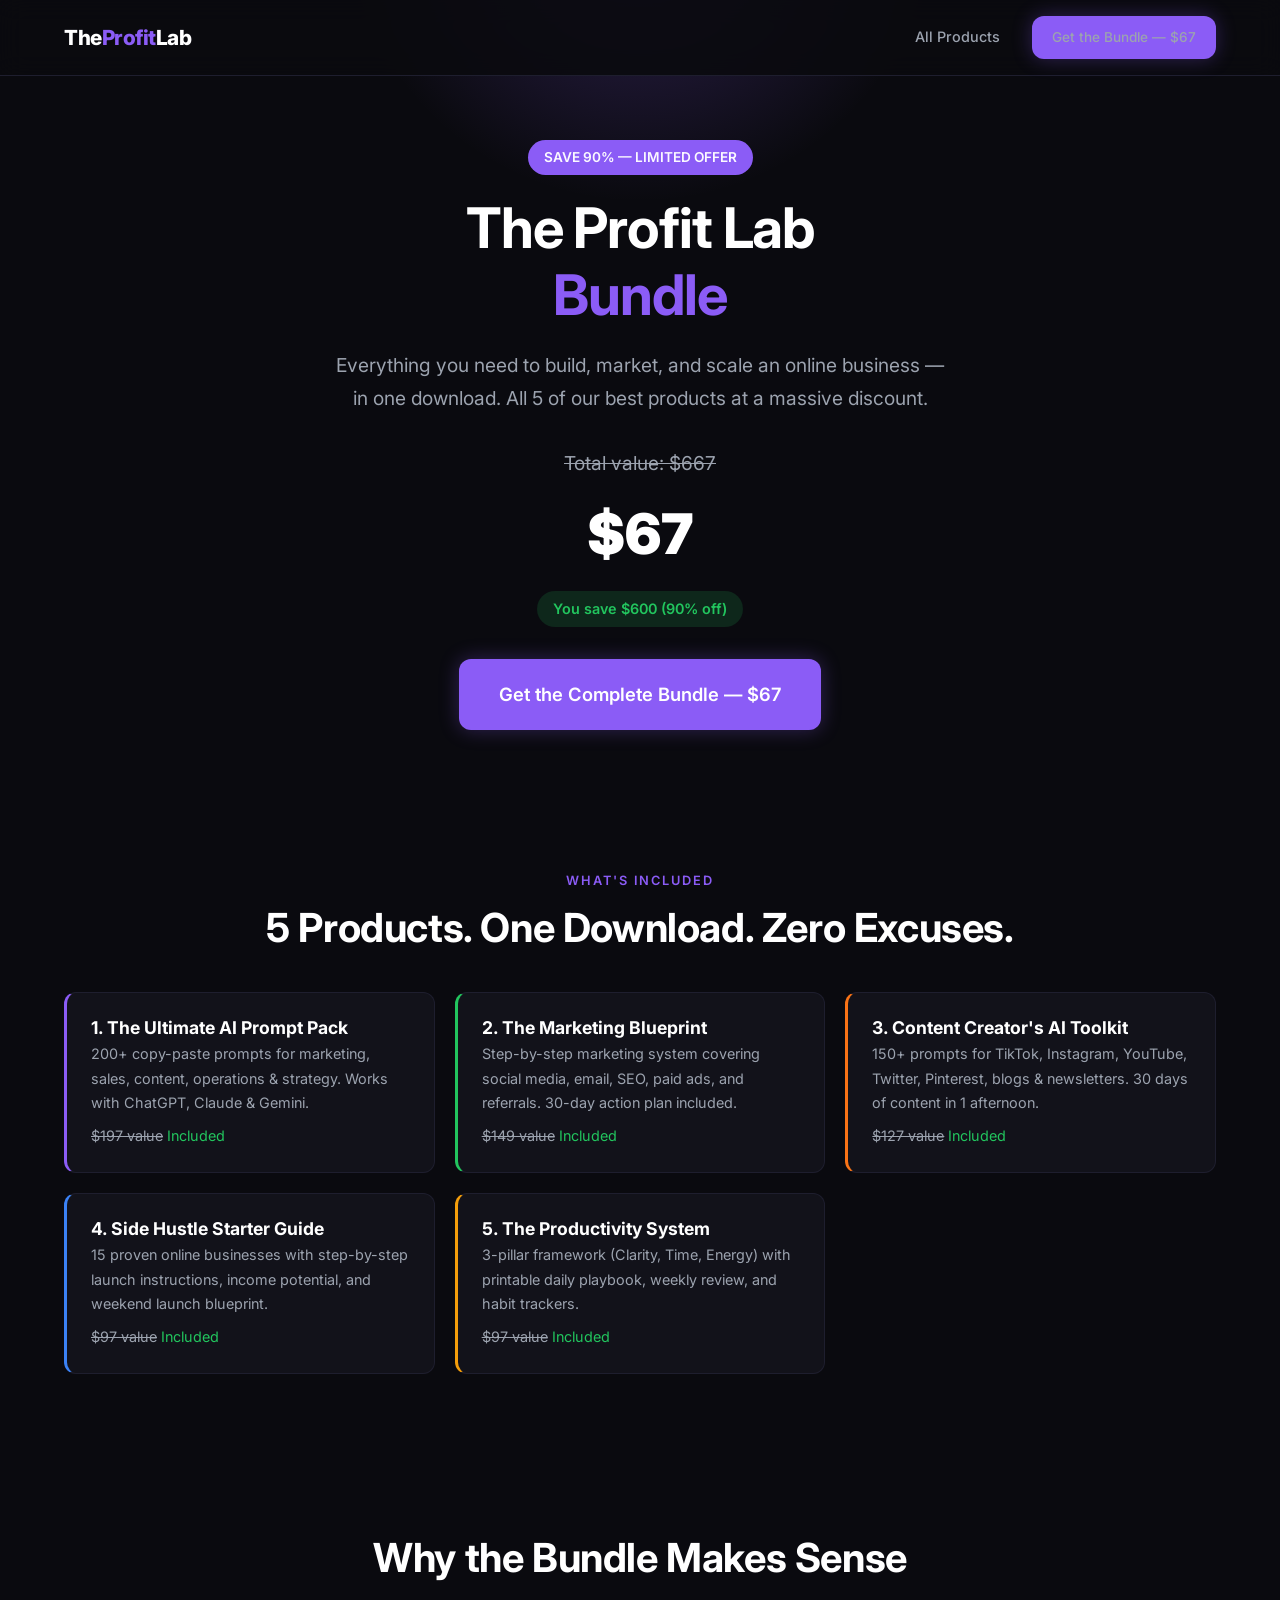
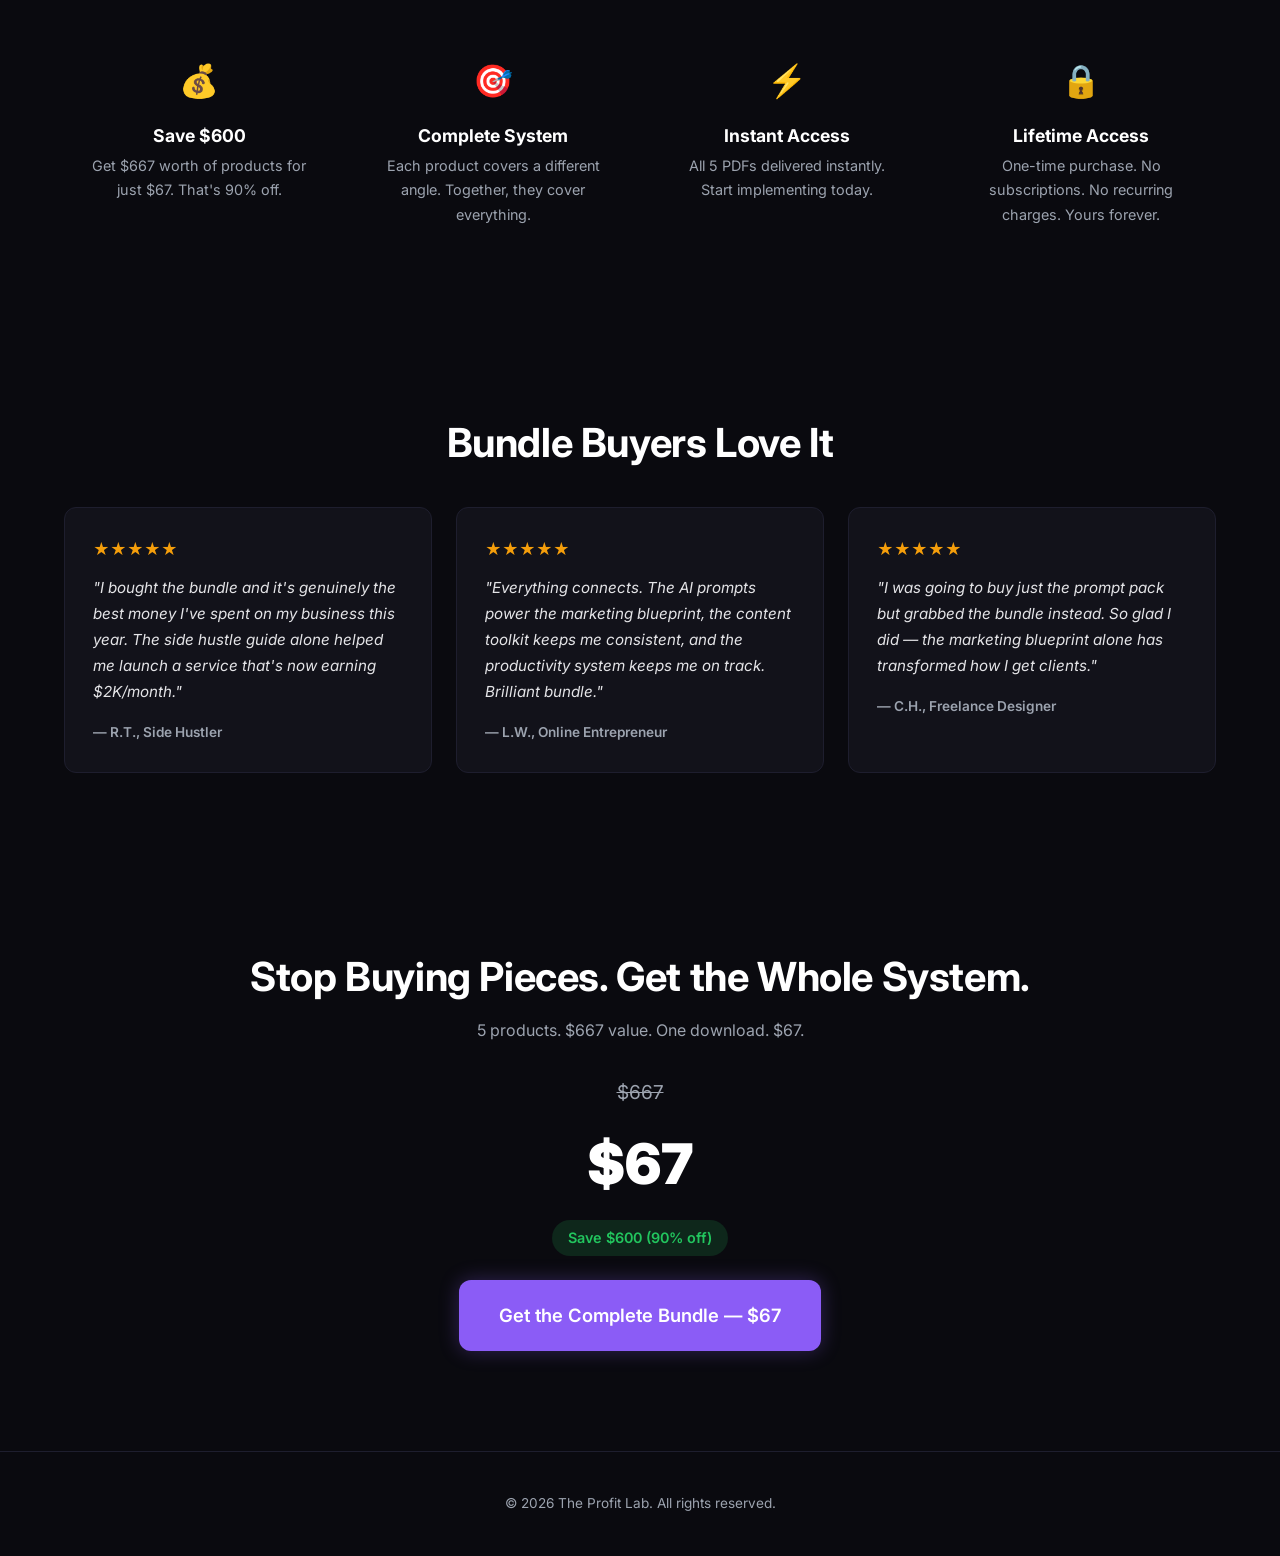
<file: site/products/bundle.html>
<!DOCTYPE html>
<html lang="en">
<head>
  <meta charset="UTF-8">
  <link rel="icon" href="data:image/svg+xml,<svg xmlns='http://www.w3.org/2000/svg' viewBox='0 0 100 100'><text y='.9em' font-size='90'>💰</text></svg>">
  <meta name="viewport" content="width=device-width, initial-scale=1.0">
  <title>Profit Lab Bundle | All 5 Products — Save 90% | The Profit Lab</title>
  <meta name="description" content="Get all 5 Profit Lab products for $67 ($667 value — save 90%). AI prompts, marketing blueprint, content toolkit, side hustle guide & productivity system. Everything you need to build and scale.">
  <meta name="keywords" content="digital product bundle, business starter kit, AI prompts bundle, entrepreneur toolkit, marketing guide bundle, online business tools, digital download bundle">
  <link rel="canonical" href="https://theprofitlab.co/products/bundle">

  <meta property="og:title" content="Profit Lab Bundle | All 5 Products — Save 90%">
  <meta property="og:description" content="Everything you need to build, market, and scale. 5 products, one download, $67.">
  <meta property="og:type" content="product">

  <script type="application/ld+json">
  {
    "@context": "https://schema.org",
    "@type": "Product",
    "name": "The Profit Lab Bundle",
    "description": "All 5 The Profit Lab products: AI Prompt Pack, Marketing Blueprint, Content Creator Toolkit, Side Hustle Guide, and Productivity System.",
    "brand": { "@type": "Brand", "name": "The Profit Lab" },
    "offers": {
      "@type": "Offer",
      "price": "67.00",
      "priceCurrency": "USD",
      "availability": "https://schema.org/InStock"
    }
  }
  </script>

  <link rel="preconnect" href="https://fonts.googleapis.com">
  <link rel="preconnect" href="https://fonts.gstatic.com" crossorigin>
  <link href="https://fonts.googleapis.com/css2?family=Inter:wght@400;500;600;700;800&display=swap" rel="stylesheet">
  <link rel="stylesheet" href="../css/style.css">
</head>
<body>

  <nav class="nav">
    <div class="container">
      <a href="../index.html" class="nav-logo">The<span>Profit</span>Lab</a>
      <div class="nav-links" id="navLinks">
        <a href="../index.html#products">All Products</a>
        <a href="https://theprofitlabco.gumroad.com/l/grghmw" target="_blank" rel="noopener noreferrer" class="btn btn-primary" style="padding: 10px 20px; font-size: 0.85rem;">Get the Bundle — $67</a>
      </div>
      <button class="nav-toggle" id="navToggle" aria-label="Toggle menu">&#9776;</button>
    </div>
  </nav>

  <!-- Hero -->
  <section class="hero">
    <div class="container">
      <span class="bundle-badge" style="margin-bottom: 20px;">SAVE 90% — LIMITED OFFER</span>
      <h1>The Profit Lab<br><span>Bundle</span></h1>
      <p class="hero-sub">Everything you need to build, market, and scale an online business — in one download. All 5 of our best products at a massive discount.</p>

      <div class="bundle-pricing" style="margin: 32px 0;">
        <div class="original-price">Total value: $667</div>
        <div class="bundle-price">$67</div>
        <div class="save-tag">You save $600 (90% off)</div>
      </div>

      <a href="https://theprofitlabco.gumroad.com/l/grghmw" target="_blank" rel="noopener noreferrer" class="btn btn-primary btn-large">Get the Complete Bundle — $67</a>
    </div>
  </section>

  <!-- What's Included -->
  <section class="whats-inside">
    <div class="container">
      <p class="section-label" style="text-align: center;">What's Included</p>
      <h2 style="text-align: center;">5 Products. One Download. Zero Excuses.</h2>

      <div class="inside-grid" style="margin-top: 40px;">
        <div class="inside-item" style="border-left: 3px solid #8b5cf6;">
          <h4>1. The Ultimate AI Prompt Pack</h4>
          <p>200+ copy-paste prompts for marketing, sales, content, operations & strategy. Works with ChatGPT, Claude & Gemini.</p>
          <p style="color: var(--text-muted); margin-top: 8px;"><s>$197 value</s> <span style="color: var(--green);">Included</span></p>
        </div>
        <div class="inside-item" style="border-left: 3px solid #22c55e;">
          <h4>2. The Marketing Blueprint</h4>
          <p>Step-by-step marketing system covering social media, email, SEO, paid ads, and referrals. 30-day action plan included.</p>
          <p style="color: var(--text-muted); margin-top: 8px;"><s>$149 value</s> <span style="color: var(--green);">Included</span></p>
        </div>
        <div class="inside-item" style="border-left: 3px solid #f97316;">
          <h4>3. Content Creator's AI Toolkit</h4>
          <p>150+ prompts for TikTok, Instagram, YouTube, Twitter, Pinterest, blogs & newsletters. 30 days of content in 1 afternoon.</p>
          <p style="color: var(--text-muted); margin-top: 8px;"><s>$127 value</s> <span style="color: var(--green);">Included</span></p>
        </div>
        <div class="inside-item" style="border-left: 3px solid #3b82f6;">
          <h4>4. Side Hustle Starter Guide</h4>
          <p>15 proven online businesses with step-by-step launch instructions, income potential, and weekend launch blueprint.</p>
          <p style="color: var(--text-muted); margin-top: 8px;"><s>$97 value</s> <span style="color: var(--green);">Included</span></p>
        </div>
        <div class="inside-item" style="border-left: 3px solid #f59e0b;">
          <h4>5. The Productivity System</h4>
          <p>3-pillar framework (Clarity, Time, Energy) with printable daily playbook, weekly review, and habit trackers.</p>
          <p style="color: var(--text-muted); margin-top: 8px;"><s>$97 value</s> <span style="color: var(--green);">Included</span></p>
        </div>
      </div>
    </div>
  </section>

  <!-- Why Bundle -->
  <section class="features">
    <div class="container">
      <h2 style="text-align: center;">Why the Bundle Makes Sense</h2>
      <div class="features-grid">
        <div class="feature-item">
          <div class="feature-icon">&#128176;</div>
          <h4>Save $600</h4>
          <p>Get $667 worth of products for just $67. That's 90% off.</p>
        </div>
        <div class="feature-item">
          <div class="feature-icon">&#127919;</div>
          <h4>Complete System</h4>
          <p>Each product covers a different angle. Together, they cover everything.</p>
        </div>
        <div class="feature-item">
          <div class="feature-icon">&#9889;</div>
          <h4>Instant Access</h4>
          <p>All 5 PDFs delivered instantly. Start implementing today.</p>
        </div>
        <div class="feature-item">
          <div class="feature-icon">&#128274;</div>
          <h4>Lifetime Access</h4>
          <p>One-time purchase. No subscriptions. No recurring charges. Yours forever.</p>
        </div>
      </div>
    </div>
  </section>

  <!-- Testimonials -->
  <section class="testimonials">
    <div class="container">
      <h2 style="text-align: center;">Bundle Buyers Love It</h2>
      <div class="testimonials-grid">
        <div class="testimonial-card">
          <div class="testimonial-stars">&#9733;&#9733;&#9733;&#9733;&#9733;</div>
          <p class="testimonial-text">"I bought the bundle and it's genuinely the best money I've spent on my business this year. The side hustle guide alone helped me launch a service that's now earning $2K/month."</p>
          <p class="testimonial-author">— R.T., Side Hustler</p>
        </div>
        <div class="testimonial-card">
          <div class="testimonial-stars">&#9733;&#9733;&#9733;&#9733;&#9733;</div>
          <p class="testimonial-text">"Everything connects. The AI prompts power the marketing blueprint, the content toolkit keeps me consistent, and the productivity system keeps me on track. Brilliant bundle."</p>
          <p class="testimonial-author">— L.W., Online Entrepreneur</p>
        </div>
        <div class="testimonial-card">
          <div class="testimonial-stars">&#9733;&#9733;&#9733;&#9733;&#9733;</div>
          <p class="testimonial-text">"I was going to buy just the prompt pack but grabbed the bundle instead. So glad I did — the marketing blueprint alone has transformed how I get clients."</p>
          <p class="testimonial-author">— C.H., Freelance Designer</p>
        </div>
      </div>
    </div>
  </section>

  <!-- Final CTA -->
  <section class="cta-strip" style="padding: 100px 0;">
    <div class="container">
      <h2>Stop Buying Pieces. Get the Whole System.</h2>
      <p>5 products. $667 value. One download. $67.</p>
      <div class="bundle-pricing" style="margin: 24px 0;">
        <div class="original-price">$667</div>
        <div class="bundle-price">$67</div>
        <div class="save-tag">Save $600 (90% off)</div>
      </div>
      <a href="https://theprofitlabco.gumroad.com/l/grghmw" target="_blank" rel="noopener noreferrer" class="btn btn-primary btn-large">Get the Complete Bundle — $67</a>
    </div>
  </section>

  <footer class="footer">
    <div class="container"><p>&copy; 2026 The Profit Lab. All rights reserved.</p></div>
  </footer>

  <script src="../js/main.js"></script>
</body>
</html>
</file>
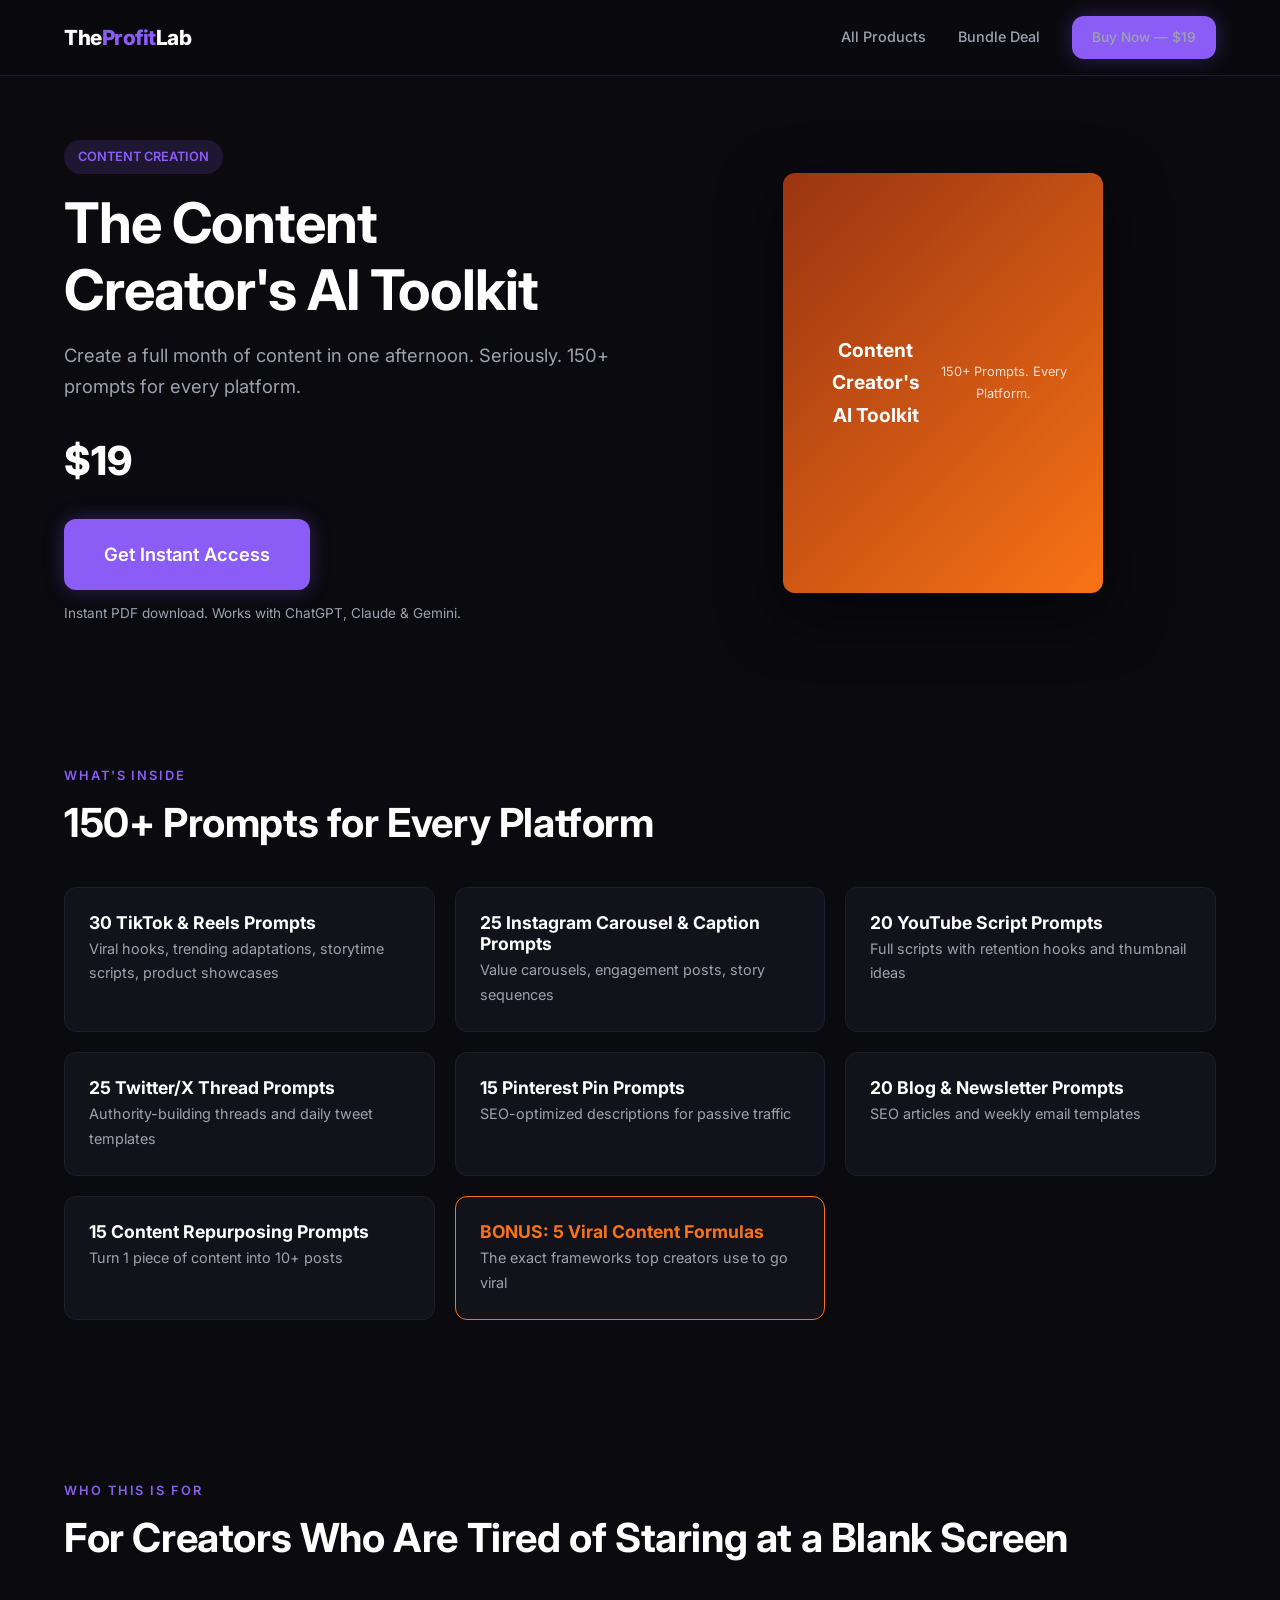
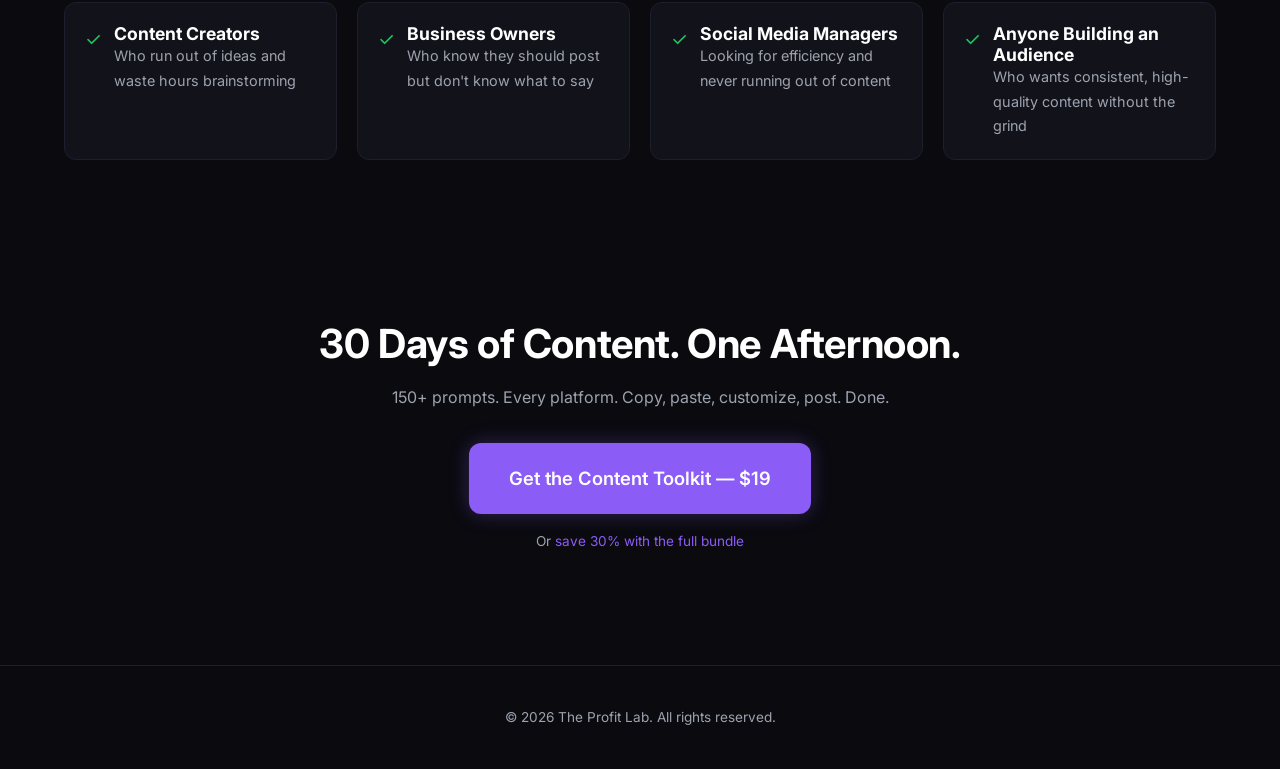
<file: site/products/content-creator-toolkit.html>
<!DOCTYPE html>
<html lang="en">
<head>
  <meta charset="UTF-8">
  <link rel="icon" href="data:image/svg+xml,<svg xmlns='http://www.w3.org/2000/svg' viewBox='0 0 100 100'><text y='.9em' font-size='90'>💰</text></svg>">
  <meta name="viewport" content="width=device-width, initial-scale=1.0">
  <title>Content Creator AI Toolkit | 150+ Prompts for TikTok, Instagram & YouTube | The Profit Lab</title>
  <meta name="description" content="150+ AI prompts for content creators. TikTok scripts, Instagram carousels, YouTube outlines, Twitter threads & more. Create 30 days of content in one afternoon.">
  <meta name="keywords" content="content creator AI prompts, TikTok script prompts, Instagram carousel prompts, YouTube script AI, social media content prompts, content calendar AI, viral content formulas">
  <link rel="canonical" href="https://theprofitlab.co/products/content-creator-toolkit">

  <meta property="og:title" content="Content Creator's AI Toolkit | 150+ Prompts | The Profit Lab">
  <meta property="og:description" content="Create 30 days of content in one afternoon. 150+ AI prompts for TikTok, Instagram, YouTube, and more.">
  <meta property="og:type" content="product">

  <script type="application/ld+json">
  {
    "@context": "https://schema.org",
    "@type": "Product",
    "name": "The Content Creator's AI Toolkit",
    "description": "150+ AI prompts for TikTok, Instagram, YouTube, Twitter, Pinterest, blogs, and newsletters.",
    "brand": { "@type": "Brand", "name": "The Profit Lab" },
    "offers": {
      "@type": "Offer",
      "price": "19.00",
      "priceCurrency": "USD",
      "availability": "https://schema.org/InStock"
    },
    "aggregateRating": { "@type": "AggregateRating", "ratingValue": "4.9", "reviewCount": "28" }
  }
  </script>

  <link rel="preconnect" href="https://fonts.googleapis.com">
  <link rel="preconnect" href="https://fonts.gstatic.com" crossorigin>
  <link href="https://fonts.googleapis.com/css2?family=Inter:wght@400;500;600;700;800&display=swap" rel="stylesheet">
  <link rel="stylesheet" href="../css/style.css">
</head>
<body>

  <nav class="nav">
    <div class="container">
      <a href="../index.html" class="nav-logo">The<span>Profit</span>Lab</a>
      <div class="nav-links" id="navLinks">
        <a href="../index.html#products">All Products</a>
        <a href="../index.html#bundle">Bundle Deal</a>
        <a href="https://theprofitlabco.gumroad.com/l/egdeeu" target="_blank" rel="noopener noreferrer" class="btn btn-primary" style="padding: 10px 20px; font-size: 0.85rem;">Buy Now — $19</a>
      </div>
      <button class="nav-toggle" id="navToggle" aria-label="Toggle menu">&#9776;</button>
    </div>
  </nav>

  <section class="product-hero">
    <div class="container">
      <div class="product-hero-content">
        <div class="product-hero-text">
          <span class="product-tag">CONTENT CREATION</span>
          <h1>The Content Creator's AI Toolkit</h1>
          <p class="product-subtitle">Create a full month of content in one afternoon. Seriously. 150+ prompts for every platform.</p>
          <div class="product-price-hero">$19</div>
          <a href="https://theprofitlabco.gumroad.com/l/egdeeu" target="_blank" rel="noopener noreferrer" class="btn btn-primary btn-large">Get Instant Access</a>
          <p style="color: var(--text-muted); font-size: 0.85rem; margin-top: 12px;">Instant PDF download. Works with ChatGPT, Claude & Gemini.</p>
        </div>
        <div class="product-hero-image">
          <div class="product-mockup" style="background: linear-gradient(135deg, #9a3412, #f97316);">
            Content Creator's<br>AI Toolkit<br><span style="font-size: 0.8rem; font-weight: 400; opacity: 0.8;">150+ Prompts. Every Platform.</span>
          </div>
        </div>
      </div>
    </div>
  </section>

  <section class="whats-inside">
    <div class="container">
      <p class="section-label">What's Inside</p>
      <h2>150+ Prompts for Every Platform</h2>
      <div class="inside-grid">
        <div class="inside-item">
          <h4>30 TikTok & Reels Prompts</h4>
          <p>Viral hooks, trending adaptations, storytime scripts, product showcases</p>
        </div>
        <div class="inside-item">
          <h4>25 Instagram Carousel & Caption Prompts</h4>
          <p>Value carousels, engagement posts, story sequences</p>
        </div>
        <div class="inside-item">
          <h4>20 YouTube Script Prompts</h4>
          <p>Full scripts with retention hooks and thumbnail ideas</p>
        </div>
        <div class="inside-item">
          <h4>25 Twitter/X Thread Prompts</h4>
          <p>Authority-building threads and daily tweet templates</p>
        </div>
        <div class="inside-item">
          <h4>15 Pinterest Pin Prompts</h4>
          <p>SEO-optimized descriptions for passive traffic</p>
        </div>
        <div class="inside-item">
          <h4>20 Blog & Newsletter Prompts</h4>
          <p>SEO articles and weekly email templates</p>
        </div>
        <div class="inside-item">
          <h4>15 Content Repurposing Prompts</h4>
          <p>Turn 1 piece of content into 10+ posts</p>
        </div>
        <div class="inside-item" style="border-color: var(--coral);">
          <h4 style="color: var(--coral);">BONUS: 5 Viral Content Formulas</h4>
          <p>The exact frameworks top creators use to go viral</p>
        </div>
      </div>
    </div>
  </section>

  <section class="who-for">
    <div class="container">
      <p class="section-label">Who This Is For</p>
      <h2>For Creators Who Are Tired of Staring at a Blank Screen</h2>
      <div class="who-grid">
        <div class="who-item">
          <span class="check">&#10003;</span>
          <div>
            <h4>Content Creators</h4>
            <p style="color: var(--text-muted); font-size: 0.9rem;">Who run out of ideas and waste hours brainstorming</p>
          </div>
        </div>
        <div class="who-item">
          <span class="check">&#10003;</span>
          <div>
            <h4>Business Owners</h4>
            <p style="color: var(--text-muted); font-size: 0.9rem;">Who know they should post but don't know what to say</p>
          </div>
        </div>
        <div class="who-item">
          <span class="check">&#10003;</span>
          <div>
            <h4>Social Media Managers</h4>
            <p style="color: var(--text-muted); font-size: 0.9rem;">Looking for efficiency and never running out of content</p>
          </div>
        </div>
        <div class="who-item">
          <span class="check">&#10003;</span>
          <div>
            <h4>Anyone Building an Audience</h4>
            <p style="color: var(--text-muted); font-size: 0.9rem;">Who wants consistent, high-quality content without the grind</p>
          </div>
        </div>
      </div>
    </div>
  </section>

  <section class="cta-strip">
    <div class="container">
      <h2>30 Days of Content. One Afternoon.</h2>
      <p>150+ prompts. Every platform. Copy, paste, customize, post. Done.</p>
      <a href="https://theprofitlabco.gumroad.com/l/egdeeu" target="_blank" rel="noopener noreferrer" class="btn btn-primary btn-large">Get the Content Toolkit — $19</a>
      <p style="color: var(--text-muted); font-size: 0.85rem; margin-top: 16px;">Or <a href="../index.html#bundle">save 30% with the full bundle</a></p>
    </div>
  </section>

  <footer class="footer">
    <div class="container"><p>&copy; 2026 The Profit Lab. All rights reserved.</p></div>
  </footer>

  <script src="../js/main.js"></script>
</body>
</html>
</file>
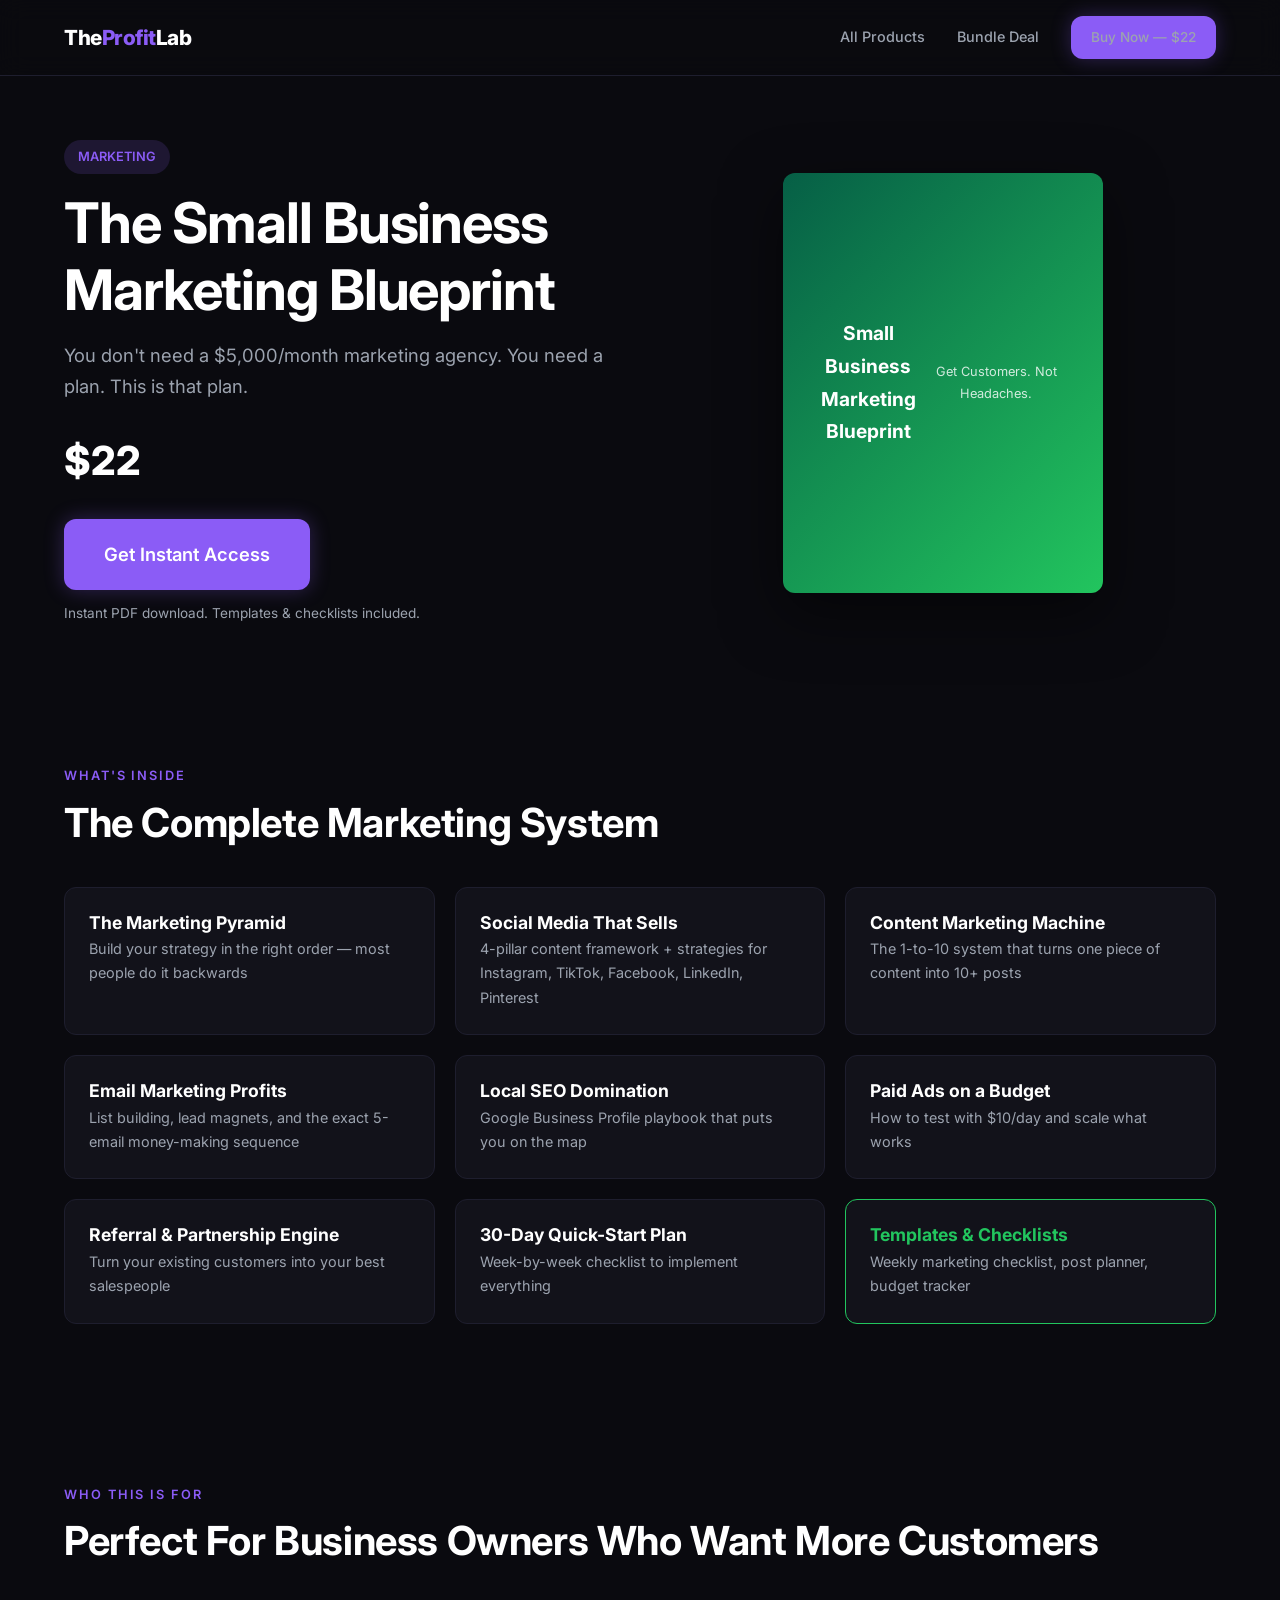
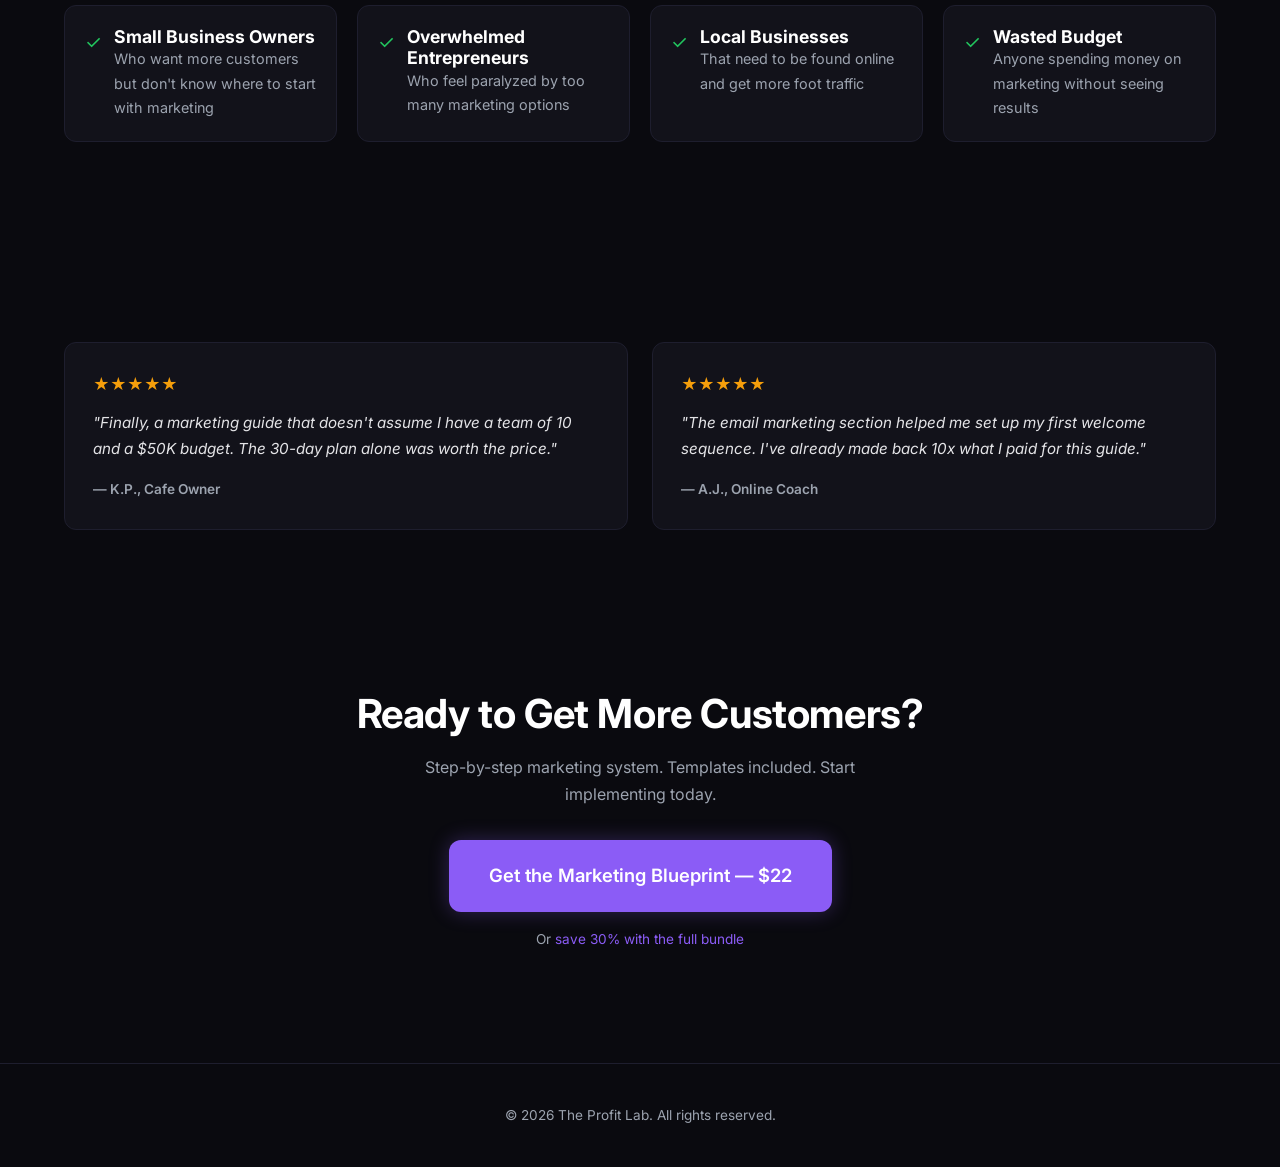
<file: site/products/marketing-blueprint.html>
<!DOCTYPE html>
<html lang="en">
<head>
  <meta charset="UTF-8">
  <link rel="icon" href="data:image/svg+xml,<svg xmlns='http://www.w3.org/2000/svg' viewBox='0 0 100 100'><text y='.9em' font-size='90'>💰</text></svg>">
  <meta name="viewport" content="width=device-width, initial-scale=1.0">
  <title>Small Business Marketing Blueprint | Step-by-Step Marketing Guide | The Profit Lab</title>
  <meta name="description" content="Step-by-step marketing system for small businesses. Social media strategy, email marketing, SEO, content marketing, and a 30-day action plan. Get customers without wasting money.">
  <meta name="keywords" content="small business marketing guide, marketing blueprint, social media strategy, email marketing guide, content marketing, SEO guide, marketing plan template, local business marketing">
  <link rel="canonical" href="https://theprofitlab.co/products/marketing-blueprint">

  <meta property="og:title" content="Small Business Marketing Blueprint | The Profit Lab">
  <meta property="og:description" content="Get more customers without wasting money. Step-by-step marketing system with social media, email, SEO, and a 30-day action plan.">
  <meta property="og:type" content="product">

  <script type="application/ld+json">
  {
    "@context": "https://schema.org",
    "@type": "Product",
    "name": "The Small Business Marketing Blueprint",
    "description": "Step-by-step marketing system for getting a steady stream of customers using free and low-cost strategies.",
    "brand": { "@type": "Brand", "name": "The Profit Lab" },
    "offers": {
      "@type": "Offer",
      "price": "22.00",
      "priceCurrency": "USD",
      "availability": "https://schema.org/InStock"
    },
    "aggregateRating": { "@type": "AggregateRating", "ratingValue": "4.8", "reviewCount": "32" }
  }
  </script>

  <link rel="preconnect" href="https://fonts.googleapis.com">
  <link rel="preconnect" href="https://fonts.gstatic.com" crossorigin>
  <link href="https://fonts.googleapis.com/css2?family=Inter:wght@400;500;600;700;800&display=swap" rel="stylesheet">
  <link rel="stylesheet" href="../css/style.css">
</head>
<body>

  <nav class="nav">
    <div class="container">
      <a href="../index.html" class="nav-logo">The<span>Profit</span>Lab</a>
      <div class="nav-links" id="navLinks">
        <a href="../index.html#products">All Products</a>
        <a href="../index.html#bundle">Bundle Deal</a>
        <a href="https://theprofitlabco.gumroad.com/l/irjstt" target="_blank" rel="noopener noreferrer" class="btn btn-primary" style="padding: 10px 20px; font-size: 0.85rem;">Buy Now — $22</a>
      </div>
      <button class="nav-toggle" id="navToggle" aria-label="Toggle menu">&#9776;</button>
    </div>
  </nav>

  <section class="product-hero">
    <div class="container">
      <div class="product-hero-content">
        <div class="product-hero-text">
          <span class="product-tag">MARKETING</span>
          <h1>The Small Business Marketing Blueprint</h1>
          <p class="product-subtitle">You don't need a $5,000/month marketing agency. You need a plan. This is that plan.</p>
          <div class="product-price-hero">$22</div>
          <a href="https://theprofitlabco.gumroad.com/l/irjstt" target="_blank" rel="noopener noreferrer" class="btn btn-primary btn-large">Get Instant Access</a>
          <p style="color: var(--text-muted); font-size: 0.85rem; margin-top: 12px;">Instant PDF download. Templates & checklists included.</p>
        </div>
        <div class="product-hero-image">
          <div class="product-mockup" style="background: linear-gradient(135deg, #065f46, #22c55e);">
            Small Business<br>Marketing<br>Blueprint<br><span style="font-size: 0.8rem; font-weight: 400; opacity: 0.8;">Get Customers. Not Headaches.</span>
          </div>
        </div>
      </div>
    </div>
  </section>

  <section class="whats-inside">
    <div class="container">
      <p class="section-label">What's Inside</p>
      <h2>The Complete Marketing System</h2>
      <div class="inside-grid">
        <div class="inside-item">
          <h4>The Marketing Pyramid</h4>
          <p>Build your strategy in the right order — most people do it backwards</p>
        </div>
        <div class="inside-item">
          <h4>Social Media That Sells</h4>
          <p>4-pillar content framework + strategies for Instagram, TikTok, Facebook, LinkedIn, Pinterest</p>
        </div>
        <div class="inside-item">
          <h4>Content Marketing Machine</h4>
          <p>The 1-to-10 system that turns one piece of content into 10+ posts</p>
        </div>
        <div class="inside-item">
          <h4>Email Marketing Profits</h4>
          <p>List building, lead magnets, and the exact 5-email money-making sequence</p>
        </div>
        <div class="inside-item">
          <h4>Local SEO Domination</h4>
          <p>Google Business Profile playbook that puts you on the map</p>
        </div>
        <div class="inside-item">
          <h4>Paid Ads on a Budget</h4>
          <p>How to test with $10/day and scale what works</p>
        </div>
        <div class="inside-item">
          <h4>Referral & Partnership Engine</h4>
          <p>Turn your existing customers into your best salespeople</p>
        </div>
        <div class="inside-item">
          <h4>30-Day Quick-Start Plan</h4>
          <p>Week-by-week checklist to implement everything</p>
        </div>
        <div class="inside-item" style="border-color: var(--green);">
          <h4 style="color: var(--green);">Templates & Checklists</h4>
          <p>Weekly marketing checklist, post planner, budget tracker</p>
        </div>
      </div>
    </div>
  </section>

  <section class="who-for">
    <div class="container">
      <p class="section-label">Who This Is For</p>
      <h2>Perfect For Business Owners Who Want More Customers</h2>
      <div class="who-grid">
        <div class="who-item">
          <span class="check">&#10003;</span>
          <div>
            <h4>Small Business Owners</h4>
            <p style="color: var(--text-muted); font-size: 0.9rem;">Who want more customers but don't know where to start with marketing</p>
          </div>
        </div>
        <div class="who-item">
          <span class="check">&#10003;</span>
          <div>
            <h4>Overwhelmed Entrepreneurs</h4>
            <p style="color: var(--text-muted); font-size: 0.9rem;">Who feel paralyzed by too many marketing options</p>
          </div>
        </div>
        <div class="who-item">
          <span class="check">&#10003;</span>
          <div>
            <h4>Local Businesses</h4>
            <p style="color: var(--text-muted); font-size: 0.9rem;">That need to be found online and get more foot traffic</p>
          </div>
        </div>
        <div class="who-item">
          <span class="check">&#10003;</span>
          <div>
            <h4>Wasted Budget</h4>
            <p style="color: var(--text-muted); font-size: 0.9rem;">Anyone spending money on marketing without seeing results</p>
          </div>
        </div>
      </div>
    </div>
  </section>

  <section class="testimonials">
    <div class="container">
      <div class="testimonials-grid">
        <div class="testimonial-card">
          <div class="testimonial-stars">&#9733;&#9733;&#9733;&#9733;&#9733;</div>
          <p class="testimonial-text">"Finally, a marketing guide that doesn't assume I have a team of 10 and a $50K budget. The 30-day plan alone was worth the price."</p>
          <p class="testimonial-author">— K.P., Cafe Owner</p>
        </div>
        <div class="testimonial-card">
          <div class="testimonial-stars">&#9733;&#9733;&#9733;&#9733;&#9733;</div>
          <p class="testimonial-text">"The email marketing section helped me set up my first welcome sequence. I've already made back 10x what I paid for this guide."</p>
          <p class="testimonial-author">— A.J., Online Coach</p>
        </div>
      </div>
    </div>
  </section>

  <section class="cta-strip">
    <div class="container">
      <h2>Ready to Get More Customers?</h2>
      <p>Step-by-step marketing system. Templates included. Start implementing today.</p>
      <a href="https://theprofitlabco.gumroad.com/l/irjstt" target="_blank" rel="noopener noreferrer" class="btn btn-primary btn-large">Get the Marketing Blueprint — $22</a>
      <p style="color: var(--text-muted); font-size: 0.85rem; margin-top: 16px;">Or <a href="../index.html#bundle">save 30% with the full bundle</a></p>
    </div>
  </section>

  <footer class="footer">
    <div class="container"><p>&copy; 2026 The Profit Lab. All rights reserved.</p></div>
  </footer>

  <script src="../js/main.js"></script>
</body>
</html>
</file>
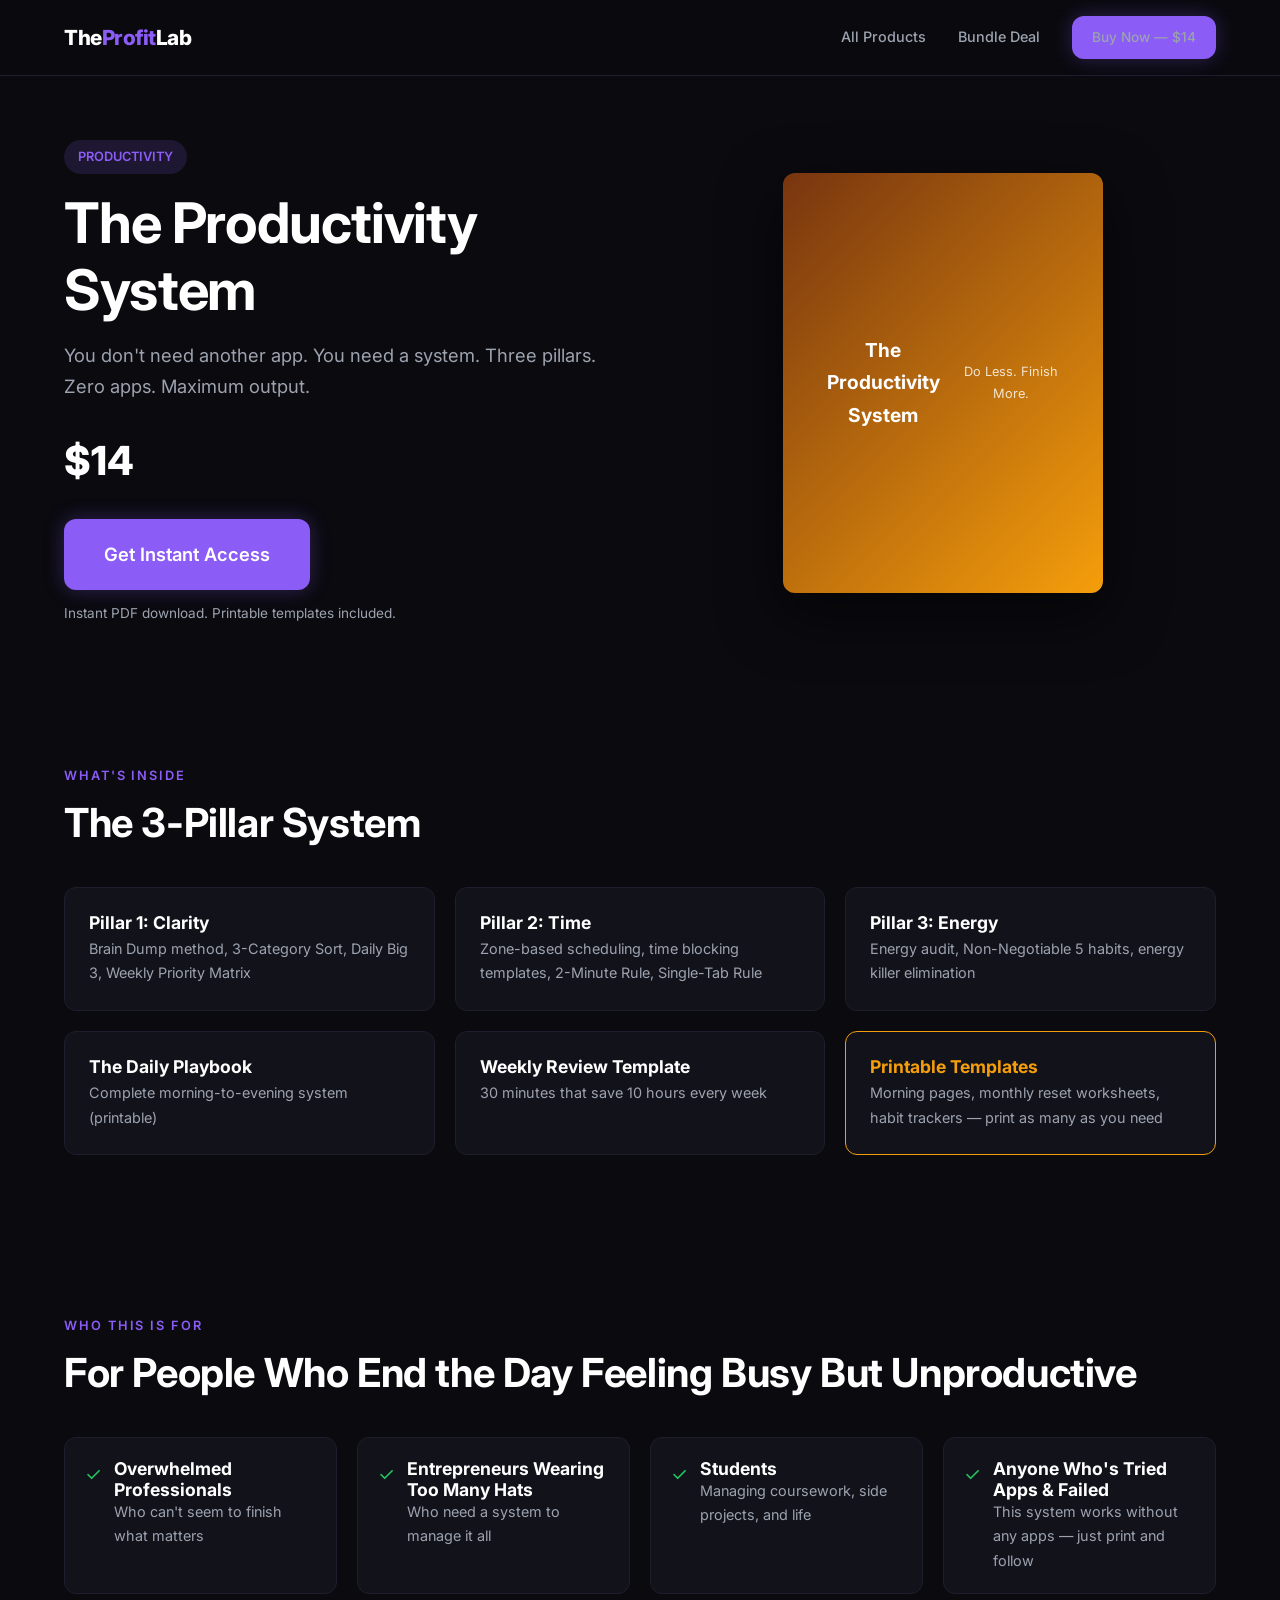
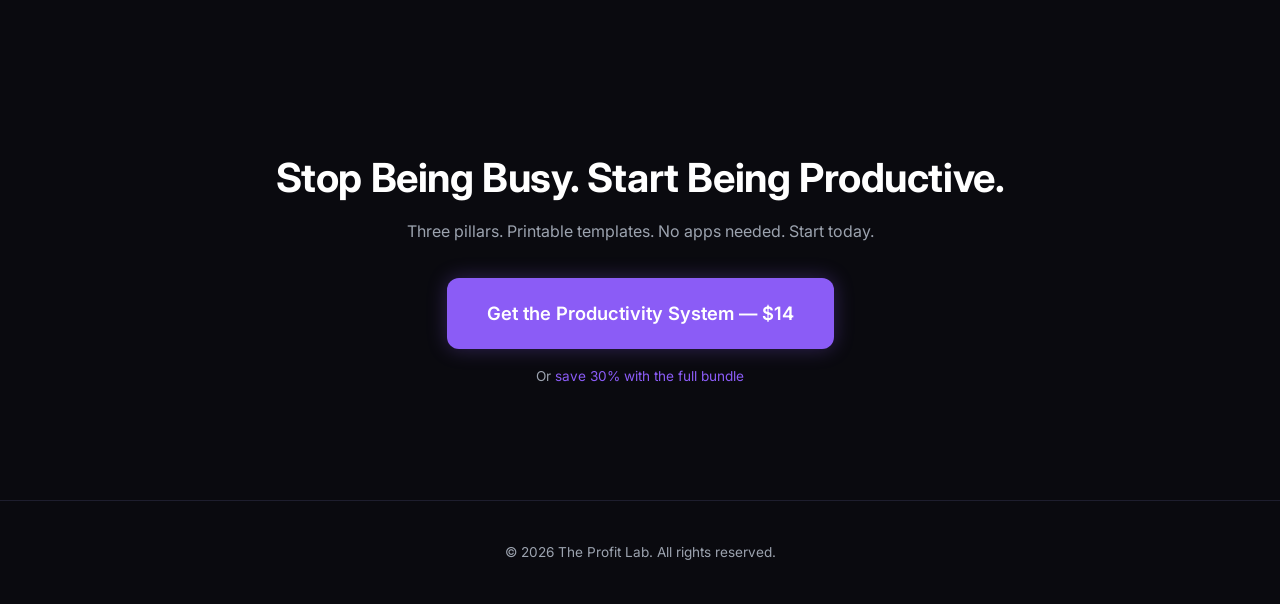
<file: site/products/productivity-system.html>
<!DOCTYPE html>
<html lang="en">
<head>
  <meta charset="UTF-8">
  <link rel="icon" href="data:image/svg+xml,<svg xmlns='http://www.w3.org/2000/svg' viewBox='0 0 100 100'><text y='.9em' font-size='90'>💰</text></svg>">
  <meta name="viewport" content="width=device-width, initial-scale=1.0">
  <title>Productivity System | No-App Framework to Get More Done | The Profit Lab</title>
  <meta name="description" content="A no-app productivity framework: Clarity, Time & Energy. Printable daily playbook, weekly review template, habit trackers. Stop being busy. Start being productive.">
  <meta name="keywords" content="productivity system, time management, productivity planner PDF, daily planner, goal setting, habit tracker, deep work, focus system, weekly review template, printable planner">
  <link rel="canonical" href="https://theprofitlab.co/products/productivity-system">

  <meta property="og:title" content="The Productivity System | The Profit Lab">
  <meta property="og:description" content="Do less. Finish more. Get your life back. A no-app productivity framework with printable templates.">
  <meta property="og:type" content="product">

  <script type="application/ld+json">
  {
    "@context": "https://schema.org",
    "@type": "Product",
    "name": "The Productivity System",
    "description": "A no-app, no-hack productivity framework built on 3 pillars: Clarity, Time, and Energy. Includes printable templates.",
    "brand": { "@type": "Brand", "name": "The Profit Lab" },
    "offers": {
      "@type": "Offer",
      "price": "14.00",
      "priceCurrency": "USD",
      "availability": "https://schema.org/InStock"
    },
    "aggregateRating": { "@type": "AggregateRating", "ratingValue": "4.8", "reviewCount": "24" }
  }
  </script>

  <link rel="preconnect" href="https://fonts.googleapis.com">
  <link rel="preconnect" href="https://fonts.gstatic.com" crossorigin>
  <link href="https://fonts.googleapis.com/css2?family=Inter:wght@400;500;600;700;800&display=swap" rel="stylesheet">
  <link rel="stylesheet" href="../css/style.css">
</head>
<body>

  <nav class="nav">
    <div class="container">
      <a href="../index.html" class="nav-logo">The<span>Profit</span>Lab</a>
      <div class="nav-links" id="navLinks">
        <a href="../index.html#products">All Products</a>
        <a href="../index.html#bundle">Bundle Deal</a>
        <a href="https://theprofitlabco.gumroad.com/l/xytxx" target="_blank" rel="noopener noreferrer" class="btn btn-primary" style="padding: 10px 20px; font-size: 0.85rem;">Buy Now — $14</a>
      </div>
      <button class="nav-toggle" id="navToggle" aria-label="Toggle menu">&#9776;</button>
    </div>
  </nav>

  <section class="product-hero">
    <div class="container">
      <div class="product-hero-content">
        <div class="product-hero-text">
          <span class="product-tag">PRODUCTIVITY</span>
          <h1>The Productivity System</h1>
          <p class="product-subtitle">You don't need another app. You need a system. Three pillars. Zero apps. Maximum output.</p>
          <div class="product-price-hero">$14</div>
          <a href="https://theprofitlabco.gumroad.com/l/xytxx" target="_blank" rel="noopener noreferrer" class="btn btn-primary btn-large">Get Instant Access</a>
          <p style="color: var(--text-muted); font-size: 0.85rem; margin-top: 12px;">Instant PDF download. Printable templates included.</p>
        </div>
        <div class="product-hero-image">
          <div class="product-mockup" style="background: linear-gradient(135deg, #78350f, #f59e0b);">
            The Productivity<br>System<br><span style="font-size: 0.8rem; font-weight: 400; opacity: 0.8;">Do Less. Finish More.</span>
          </div>
        </div>
      </div>
    </div>
  </section>

  <section class="whats-inside">
    <div class="container">
      <p class="section-label">What's Inside</p>
      <h2>The 3-Pillar System</h2>
      <div class="inside-grid">
        <div class="inside-item">
          <h4>Pillar 1: Clarity</h4>
          <p>Brain Dump method, 3-Category Sort, Daily Big 3, Weekly Priority Matrix</p>
        </div>
        <div class="inside-item">
          <h4>Pillar 2: Time</h4>
          <p>Zone-based scheduling, time blocking templates, 2-Minute Rule, Single-Tab Rule</p>
        </div>
        <div class="inside-item">
          <h4>Pillar 3: Energy</h4>
          <p>Energy audit, Non-Negotiable 5 habits, energy killer elimination</p>
        </div>
        <div class="inside-item">
          <h4>The Daily Playbook</h4>
          <p>Complete morning-to-evening system (printable)</p>
        </div>
        <div class="inside-item">
          <h4>Weekly Review Template</h4>
          <p>30 minutes that save 10 hours every week</p>
        </div>
        <div class="inside-item" style="border-color: var(--amber);">
          <h4 style="color: var(--amber);">Printable Templates</h4>
          <p>Morning pages, monthly reset worksheets, habit trackers — print as many as you need</p>
        </div>
      </div>
    </div>
  </section>

  <section class="who-for">
    <div class="container">
      <p class="section-label">Who This Is For</p>
      <h2>For People Who End the Day Feeling Busy But Unproductive</h2>
      <div class="who-grid">
        <div class="who-item">
          <span class="check">&#10003;</span>
          <div>
            <h4>Overwhelmed Professionals</h4>
            <p style="color: var(--text-muted); font-size: 0.9rem;">Who can't seem to finish what matters</p>
          </div>
        </div>
        <div class="who-item">
          <span class="check">&#10003;</span>
          <div>
            <h4>Entrepreneurs Wearing Too Many Hats</h4>
            <p style="color: var(--text-muted); font-size: 0.9rem;">Who need a system to manage it all</p>
          </div>
        </div>
        <div class="who-item">
          <span class="check">&#10003;</span>
          <div>
            <h4>Students</h4>
            <p style="color: var(--text-muted); font-size: 0.9rem;">Managing coursework, side projects, and life</p>
          </div>
        </div>
        <div class="who-item">
          <span class="check">&#10003;</span>
          <div>
            <h4>Anyone Who's Tried Apps & Failed</h4>
            <p style="color: var(--text-muted); font-size: 0.9rem;">This system works without any apps — just print and follow</p>
          </div>
        </div>
      </div>
    </div>
  </section>

  <section class="cta-strip">
    <div class="container">
      <h2>Stop Being Busy. Start Being Productive.</h2>
      <p>Three pillars. Printable templates. No apps needed. Start today.</p>
      <a href="https://theprofitlabco.gumroad.com/l/xytxx" target="_blank" rel="noopener noreferrer" class="btn btn-primary btn-large">Get the Productivity System — $14</a>
      <p style="color: var(--text-muted); font-size: 0.85rem; margin-top: 16px;">Or <a href="../index.html#bundle">save 30% with the full bundle</a></p>
    </div>
  </section>

  <footer class="footer">
    <div class="container"><p>&copy; 2026 The Profit Lab. All rights reserved.</p></div>
  </footer>

  <script src="../js/main.js"></script>
</body>
</html>
</file>
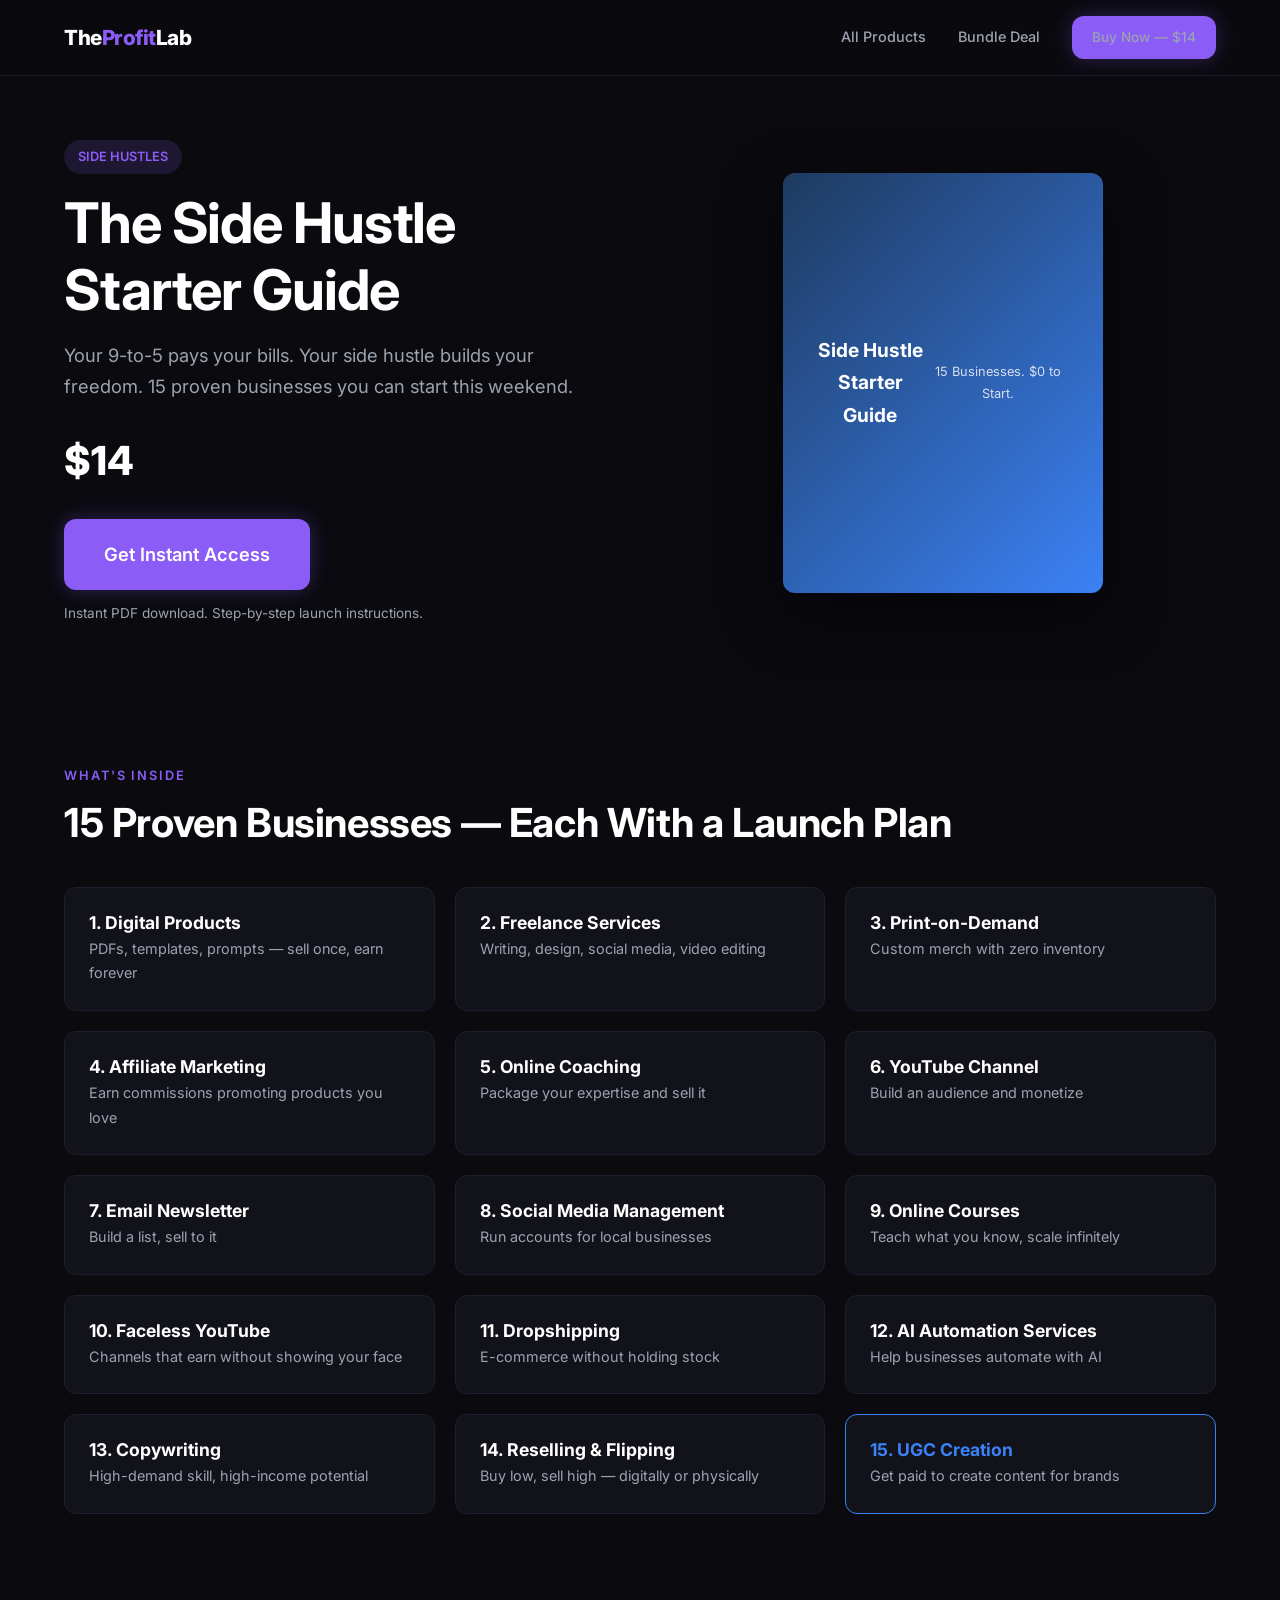
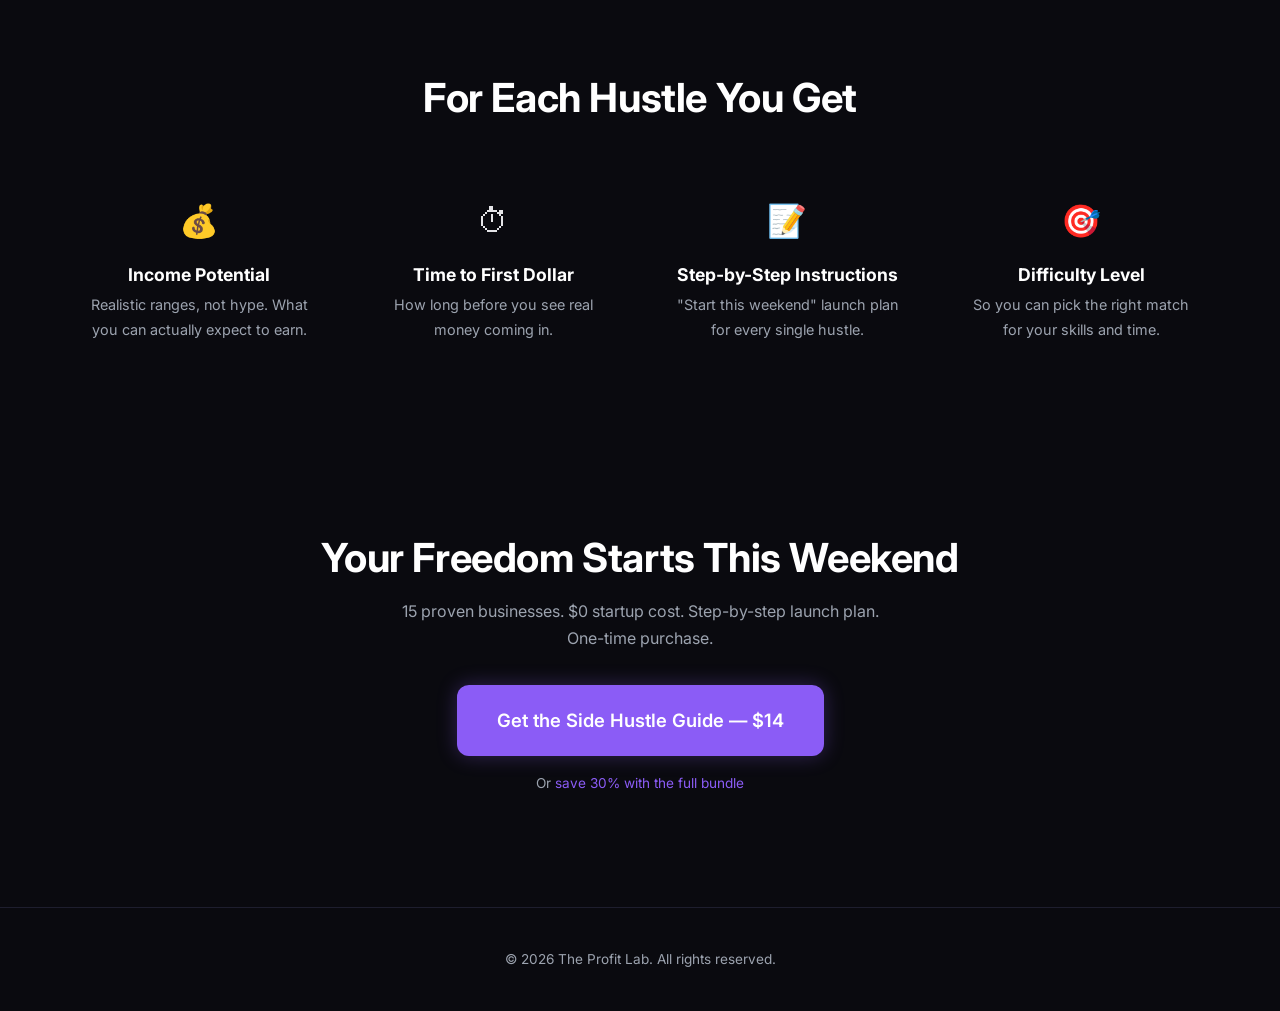
<file: site/products/side-hustle-guide.html>
<!DOCTYPE html>
<html lang="en">
<head>
  <meta charset="UTF-8">
  <link rel="icon" href="data:image/svg+xml,<svg xmlns='http://www.w3.org/2000/svg' viewBox='0 0 100 100'><text y='.9em' font-size='90'>💰</text></svg>">
  <meta name="viewport" content="width=device-width, initial-scale=1.0">
  <title>Side Hustle Starter Guide | 15 Proven Online Businesses | The Profit Lab</title>
  <meta name="description" content="15 proven online businesses you can start this weekend with $0. Step-by-step instructions, income potential, and launch plans for each side hustle. Instant PDF download.">
  <meta name="keywords" content="side hustle guide, make money online, online business ideas, passive income guide, work from home, start a business, side hustle ideas, freelancing guide, digital products business">
  <link rel="canonical" href="https://theprofitlab.co/products/side-hustle-guide">

  <meta property="og:title" content="Side Hustle Starter Guide | 15 Proven Businesses | The Profit Lab">
  <meta property="og:description" content="15 proven online businesses. $0 startup cost. Start this weekend. Step-by-step instructions included.">
  <meta property="og:type" content="product">

  <script type="application/ld+json">
  {
    "@context": "https://schema.org",
    "@type": "Product",
    "name": "The Side Hustle Starter Guide",
    "description": "15 proven online businesses you can start this weekend with zero experience and zero startup cost.",
    "brand": { "@type": "Brand", "name": "The Profit Lab" },
    "offers": {
      "@type": "Offer",
      "price": "14.00",
      "priceCurrency": "USD",
      "availability": "https://schema.org/InStock"
    },
    "aggregateRating": { "@type": "AggregateRating", "ratingValue": "4.7", "reviewCount": "39" }
  }
  </script>

  <link rel="preconnect" href="https://fonts.googleapis.com">
  <link rel="preconnect" href="https://fonts.gstatic.com" crossorigin>
  <link href="https://fonts.googleapis.com/css2?family=Inter:wght@400;500;600;700;800&display=swap" rel="stylesheet">
  <link rel="stylesheet" href="../css/style.css">
</head>
<body>

  <nav class="nav">
    <div class="container">
      <a href="../index.html" class="nav-logo">The<span>Profit</span>Lab</a>
      <div class="nav-links" id="navLinks">
        <a href="../index.html#products">All Products</a>
        <a href="../index.html#bundle">Bundle Deal</a>
        <a href="https://theprofitlabco.gumroad.com/l/majbkg" target="_blank" rel="noopener noreferrer" class="btn btn-primary" style="padding: 10px 20px; font-size: 0.85rem;">Buy Now — $14</a>
      </div>
      <button class="nav-toggle" id="navToggle" aria-label="Toggle menu">&#9776;</button>
    </div>
  </nav>

  <section class="product-hero">
    <div class="container">
      <div class="product-hero-content">
        <div class="product-hero-text">
          <span class="product-tag">SIDE HUSTLES</span>
          <h1>The Side Hustle Starter Guide</h1>
          <p class="product-subtitle">Your 9-to-5 pays your bills. Your side hustle builds your freedom. 15 proven businesses you can start this weekend.</p>
          <div class="product-price-hero">$14</div>
          <a href="https://theprofitlabco.gumroad.com/l/majbkg" target="_blank" rel="noopener noreferrer" class="btn btn-primary btn-large">Get Instant Access</a>
          <p style="color: var(--text-muted); font-size: 0.85rem; margin-top: 12px;">Instant PDF download. Step-by-step launch instructions.</p>
        </div>
        <div class="product-hero-image">
          <div class="product-mockup" style="background: linear-gradient(135deg, #1e3a5f, #3b82f6);">
            Side Hustle<br>Starter Guide<br><span style="font-size: 0.8rem; font-weight: 400; opacity: 0.8;">15 Businesses. $0 to Start.</span>
          </div>
        </div>
      </div>
    </div>
  </section>

  <section class="whats-inside">
    <div class="container">
      <p class="section-label">What's Inside</p>
      <h2>15 Proven Businesses — Each With a Launch Plan</h2>
      <div class="inside-grid">
        <div class="inside-item"><h4>1. Digital Products</h4><p>PDFs, templates, prompts — sell once, earn forever</p></div>
        <div class="inside-item"><h4>2. Freelance Services</h4><p>Writing, design, social media, video editing</p></div>
        <div class="inside-item"><h4>3. Print-on-Demand</h4><p>Custom merch with zero inventory</p></div>
        <div class="inside-item"><h4>4. Affiliate Marketing</h4><p>Earn commissions promoting products you love</p></div>
        <div class="inside-item"><h4>5. Online Coaching</h4><p>Package your expertise and sell it</p></div>
        <div class="inside-item"><h4>6. YouTube Channel</h4><p>Build an audience and monetize</p></div>
        <div class="inside-item"><h4>7. Email Newsletter</h4><p>Build a list, sell to it</p></div>
        <div class="inside-item"><h4>8. Social Media Management</h4><p>Run accounts for local businesses</p></div>
        <div class="inside-item"><h4>9. Online Courses</h4><p>Teach what you know, scale infinitely</p></div>
        <div class="inside-item"><h4>10. Faceless YouTube</h4><p>Channels that earn without showing your face</p></div>
        <div class="inside-item"><h4>11. Dropshipping</h4><p>E-commerce without holding stock</p></div>
        <div class="inside-item"><h4>12. AI Automation Services</h4><p>Help businesses automate with AI</p></div>
        <div class="inside-item"><h4>13. Copywriting</h4><p>High-demand skill, high-income potential</p></div>
        <div class="inside-item"><h4>14. Reselling & Flipping</h4><p>Buy low, sell high — digitally or physically</p></div>
        <div class="inside-item" style="border-color: var(--blue);"><h4 style="color: var(--blue);">15. UGC Creation</h4><p>Get paid to create content for brands</p></div>
      </div>
    </div>
  </section>

  <section class="features">
    <div class="container">
      <h2 style="text-align: center;">For Each Hustle You Get</h2>
      <div class="features-grid">
        <div class="feature-item">
          <div class="feature-icon">&#128176;</div>
          <h4>Income Potential</h4>
          <p>Realistic ranges, not hype. What you can actually expect to earn.</p>
        </div>
        <div class="feature-item">
          <div class="feature-icon">&#9201;</div>
          <h4>Time to First Dollar</h4>
          <p>How long before you see real money coming in.</p>
        </div>
        <div class="feature-item">
          <div class="feature-icon">&#128221;</div>
          <h4>Step-by-Step Instructions</h4>
          <p>"Start this weekend" launch plan for every single hustle.</p>
        </div>
        <div class="feature-item">
          <div class="feature-icon">&#127919;</div>
          <h4>Difficulty Level</h4>
          <p>So you can pick the right match for your skills and time.</p>
        </div>
      </div>
    </div>
  </section>

  <section class="cta-strip">
    <div class="container">
      <h2>Your Freedom Starts This Weekend</h2>
      <p>15 proven businesses. $0 startup cost. Step-by-step launch plan. One-time purchase.</p>
      <a href="https://theprofitlabco.gumroad.com/l/majbkg" target="_blank" rel="noopener noreferrer" class="btn btn-primary btn-large">Get the Side Hustle Guide — $14</a>
      <p style="color: var(--text-muted); font-size: 0.85rem; margin-top: 16px;">Or <a href="../index.html#bundle">save 30% with the full bundle</a></p>
    </div>
  </section>

  <footer class="footer">
    <div class="container"><p>&copy; 2026 The Profit Lab. All rights reserved.</p></div>
  </footer>

  <script src="../js/main.js"></script>
</body>
</html>
</file>
<file: site/css/style.css>
/* ============================================
   The Profit Lab — Landing Page Styles
   Premium dark theme, conversion-optimized
   ============================================ */

/* --- Reset & Base --- */
*, *::before, *::after { box-sizing: border-box; margin: 0; padding: 0; }

:root {
  --bg: #0a0a0f;
  --bg-card: #12121a;
  --bg-card-hover: #1a1a2e;
  --border: #1e1e2e;
  --text: #e4e4e7;
  --text-muted: #9ca3af;
  --accent: #8b5cf6;
  --accent-hover: #a78bfa;
  --accent-glow: rgba(139, 92, 246, 0.3);
  --green: #22c55e;
  --coral: #f97316;
  --blue: #3b82f6;
  --amber: #f59e0b;
  --red: #ef4444;
  --radius: 12px;
  --max-width: 1200px;
}

html { scroll-behavior: smooth; font-size: 16px; }

body {
  font-family: 'Inter', -apple-system, BlinkMacSystemFont, 'Segoe UI', sans-serif;
  background: var(--bg);
  color: var(--text);
  line-height: 1.7;
  -webkit-font-smoothing: antialiased;
}

a { color: var(--accent); text-decoration: none; transition: color 0.2s; }
a:hover { color: var(--accent-hover); }

img { max-width: 100%; display: block; }

.container { max-width: var(--max-width); margin: 0 auto; padding: 0 24px; }

/* --- Typography --- */
h1, h2, h3, h4 { font-weight: 700; line-height: 1.2; color: #fff; }
h1 { font-size: clamp(2.2rem, 5vw, 3.5rem); letter-spacing: -0.02em; }
h2 { font-size: clamp(1.8rem, 4vw, 2.5rem); letter-spacing: -0.01em; }
h3 { font-size: 1.4rem; }
h4 { font-size: 1.1rem; }

.section-label {
  text-transform: uppercase;
  font-size: 0.8rem;
  font-weight: 600;
  letter-spacing: 0.15em;
  color: var(--accent);
  margin-bottom: 12px;
}

/* --- Buttons --- */
.btn {
  display: inline-flex;
  align-items: center;
  justify-content: center;
  gap: 8px;
  padding: 16px 32px;
  border-radius: var(--radius);
  font-weight: 600;
  font-size: 1rem;
  border: none;
  cursor: pointer;
  transition: transform 0.3s ease, box-shadow 0.3s ease, background 0.3s ease;
  text-decoration: none;
}

.btn-primary {
  background: var(--accent);
  color: #fff;
  box-shadow: 0 0 20px var(--accent-glow);
}
.btn-primary:hover {
  background: var(--accent-hover);
  color: #fff;
  transform: translateY(-2px);
  box-shadow: 0 0 30px var(--accent-glow);
}

.btn-outline {
  background: transparent;
  color: var(--accent);
  border: 2px solid var(--accent);
}
.btn-outline:hover {
  background: var(--accent);
  color: #fff;
  transform: translateY(-2px);
}

.btn-large { padding: 20px 40px; font-size: 1.15rem; }

/* --- Navigation --- */
.nav {
  position: fixed;
  top: 0;
  left: 0;
  right: 0;
  z-index: 100;
  background: rgba(10, 10, 15, 0.9);
  backdrop-filter: blur(12px);
  border-bottom: 1px solid var(--border);
  padding: 16px 0;
}

.nav .container {
  display: flex;
  justify-content: space-between;
  align-items: center;
}

.nav-logo {
  font-size: 1.3rem;
  font-weight: 800;
  color: #fff;
  letter-spacing: -0.5px;
}

.nav-logo span { color: var(--accent); }

.nav-links { display: flex; gap: 32px; align-items: center; }
.nav-links a { color: var(--text-muted); font-size: 0.9rem; font-weight: 500; }
.nav-links a:hover { color: #fff; }

.nav-toggle { display: none; background: none; border: none; color: #fff; font-size: 1.5rem; cursor: pointer; }

/* --- Hero --- */
.hero {
  padding: 140px 0 60px;
  text-align: center;
  position: relative;
  overflow: hidden;
}

.hero::before {
  content: '';
  position: absolute;
  top: -50%;
  left: 50%;
  transform: translateX(-50%);
  width: 600px;
  height: 600px;
  background: radial-gradient(circle, var(--accent-glow) 0%, transparent 70%);
  pointer-events: none;
}

.hero-urgency {
  display: inline-block;
  background: rgba(245, 158, 11, 0.12);
  border: 1px solid rgba(245, 158, 11, 0.3);
  color: var(--amber);
  padding: 8px 20px;
  border-radius: 50px;
  font-size: 0.9rem;
  font-weight: 600;
  margin-bottom: 24px;
  position: relative;
}

.hero h1 { margin-bottom: 20px; position: relative; }
.hero h1 span { color: var(--accent); }

.hero-sub {
  font-size: 1.2rem;
  color: var(--text-muted);
  max-width: 620px;
  margin: 0 auto 32px;
}

.hero-badges {
  display: flex;
  justify-content: center;
  gap: 24px;
  flex-wrap: wrap;
  margin-bottom: 40px;
}

.hero-badge {
  display: flex;
  align-items: center;
  gap: 8px;
  font-size: 0.9rem;
  color: var(--text-muted);
}

.hero-badge svg { width: 18px; height: 18px; color: var(--green); }

.hero-cta { display: flex; gap: 16px; justify-content: center; flex-wrap: wrap; }

/* --- Email Capture --- */
.email-capture {
  padding: 40px 0 60px;
}

.email-card {
  background: linear-gradient(135deg, var(--bg-card) 0%, #1a1028 100%);
  border: 1px solid rgba(139, 92, 246, 0.3);
  border-radius: 16px;
  padding: 48px;
  text-align: center;
  max-width: 640px;
  margin: 0 auto;
  position: relative;
  overflow: hidden;
}

.email-card::before {
  content: '';
  position: absolute;
  top: -80px;
  right: -80px;
  width: 200px;
  height: 200px;
  background: radial-gradient(circle, var(--accent-glow) 0%, transparent 70%);
  pointer-events: none;
}

.email-badge {
  display: inline-block;
  background: rgba(34, 197, 94, 0.15);
  color: var(--green);
  padding: 6px 16px;
  border-radius: 20px;
  font-size: 0.85rem;
  font-weight: 700;
  margin-bottom: 16px;
}

.email-card h2 { margin-bottom: 12px; position: relative; }

.email-card p {
  color: var(--text-muted);
  margin-bottom: 24px;
  position: relative;
}

.email-form {
  display: flex;
  gap: 12px;
  position: relative;
}

.email-form input[type="email"] {
  flex: 1;
  padding: 16px 20px;
  border-radius: var(--radius);
  border: 1px solid var(--border);
  background: var(--bg);
  color: #fff;
  font-size: 1rem;
  outline: none;
  transition: border-color 0.2s;
}

.email-form input[type="email"]:focus {
  border-color: var(--accent);
}

.email-form input[type="email"]::placeholder {
  color: var(--text-muted);
}

.email-form .btn { white-space: nowrap; }

.email-note {
  font-size: 0.8rem;
  color: var(--text-muted);
  margin-top: 12px;
  position: relative;
}

/* --- Product Cards --- */
.products { padding: 80px 0; }

.products-grid {
  display: grid;
  grid-template-columns: repeat(auto-fit, minmax(340px, 1fr));
  gap: 24px;
  margin-top: 40px;
}

.product-card {
  background: var(--bg-card);
  border: 1px solid var(--border);
  border-radius: var(--radius);
  padding: 32px;
  transition: transform 0.3s ease, border-color 0.3s ease, box-shadow 0.3s ease;
  display: flex;
  flex-direction: column;
  position: relative;
}

.product-card:hover {
  border-color: var(--accent);
  transform: translateY(-4px);
  box-shadow: 0 8px 30px rgba(0, 0, 0, 0.3);
}

.product-featured {
  border-color: var(--accent);
  box-shadow: 0 0 30px var(--accent-glow);
}

.product-tag-hot {
  position: absolute;
  top: -12px;
  right: 20px;
  background: var(--accent);
  color: #fff;
  padding: 4px 14px;
  border-radius: 20px;
  font-size: 0.75rem;
  font-weight: 700;
  letter-spacing: 0.5px;
}

.product-icon {
  width: 48px;
  height: 48px;
  border-radius: 10px;
  display: flex;
  align-items: center;
  justify-content: center;
  font-size: 1.4rem;
  margin-bottom: 16px;
}

.product-card h3 { margin-bottom: 4px; }

.product-for {
  color: var(--accent);
  font-size: 0.85rem;
  font-weight: 600;
  margin-bottom: 12px;
}

.product-card .product-desc {
  color: var(--text-muted);
  font-size: 0.95rem;
  margin-bottom: 16px;
  flex: 1;
}

.product-highlights {
  list-style: none;
  margin-bottom: 24px;
}

.product-highlights li {
  padding: 4px 0;
  font-size: 0.9rem;
  color: var(--text-muted);
  display: flex;
  align-items: center;
  gap: 8px;
}

.product-highlights li::before {
  content: '✓';
  color: var(--green);
  font-weight: 700;
}

.product-price {
  display: flex;
  align-items: center;
  gap: 12px;
  margin-bottom: 16px;
}

.product-price .price-value {
  font-size: 1.1rem;
  font-weight: 600;
  color: var(--text-muted);
  text-decoration: line-through;
  opacity: 0.6;
}

.product-price .price {
  font-size: 2rem;
  font-weight: 800;
  color: #fff;
}

.product-price .price-savings {
  display: inline-block;
  background: rgba(34, 197, 94, 0.15);
  color: var(--green);
  padding: 4px 10px;
  border-radius: 6px;
  font-size: 0.75rem;
  font-weight: 700;
}

.product-price .price-note {
  font-size: 0.85rem;
  color: var(--text-muted);
}

.product-card .btn { width: 100%; }

/* --- Bundle Section --- */
.bundle {
  padding: 80px 0;
  position: relative;
}

.bundle-card {
  background: linear-gradient(135deg, var(--bg-card) 0%, #1a1035 100%);
  border: 2px solid var(--accent);
  border-radius: 16px;
  padding: 48px;
  text-align: center;
  position: relative;
  overflow: hidden;
}

.bundle-card::before {
  content: '';
  position: absolute;
  top: -100px;
  right: -100px;
  width: 300px;
  height: 300px;
  background: radial-gradient(circle, var(--accent-glow) 0%, transparent 70%);
  pointer-events: none;
}

.bundle-badge {
  display: inline-block;
  background: var(--accent);
  color: #fff;
  padding: 6px 16px;
  border-radius: 20px;
  font-size: 0.85rem;
  font-weight: 600;
  margin-bottom: 20px;
}

.bundle-card h2 { margin-bottom: 12px; position: relative; }

.bundle-sub {
  color: var(--text-muted);
  max-width: 500px;
  margin: 0 auto;
  position: relative;
}

.bundle-products {
  display: grid;
  grid-template-columns: repeat(auto-fit, minmax(200px, 1fr));
  gap: 16px;
  margin: 32px 0;
  text-align: left;
}

.bundle-product-item {
  display: flex;
  align-items: center;
  gap: 10px;
  padding: 12px 16px;
  background: rgba(255, 255, 255, 0.05);
  border-radius: 8px;
  font-size: 0.9rem;
}

.bundle-item-value {
  margin-left: auto;
  color: var(--text-muted);
  font-size: 0.8rem;
}

.bundle-pricing {
  margin: 32px 0;
  position: relative;
}

.bundle-pricing .original-price {
  font-size: 1.2rem;
  color: var(--text-muted);
  text-decoration: line-through;
}

.bundle-pricing .bundle-price {
  font-size: 3.5rem;
  font-weight: 900;
  color: #fff;
  margin: 8px 0;
}

.bundle-pricing .save-tag {
  display: inline-block;
  background: rgba(34, 197, 94, 0.15);
  color: var(--green);
  padding: 6px 16px;
  border-radius: 20px;
  font-size: 0.9rem;
  font-weight: 600;
}

.bundle-guarantee {
  color: var(--text-muted);
  font-size: 0.85rem;
  margin-top: 16px;
  position: relative;
}

/* --- Social Proof --- */
.social-proof {
  padding: 60px 0;
  border-top: 1px solid var(--border);
  border-bottom: 1px solid var(--border);
}

.proof-grid {
  display: grid;
  grid-template-columns: repeat(4, 1fr);
  gap: 24px;
  text-align: center;
}

.proof-number {
  font-size: 2.5rem;
  font-weight: 900;
  color: #fff;
  margin-bottom: 4px;
}

.proof-label {
  font-size: 0.85rem;
  color: var(--text-muted);
  font-weight: 500;
}

/* --- Features / Trust --- */
.features {
  padding: 80px 0;
}

.features-grid {
  display: grid;
  grid-template-columns: repeat(auto-fit, minmax(250px, 1fr));
  gap: 24px;
  margin-top: 40px;
}

.feature-item {
  text-align: center;
  padding: 32px 24px;
}

.feature-icon {
  font-size: 2rem;
  margin-bottom: 16px;
}

.feature-item h4 { margin-bottom: 8px; }
.feature-item p { color: var(--text-muted); font-size: 0.9rem; }

/* --- Testimonials --- */
.testimonials { padding: 80px 0; }

.testimonials-grid {
  display: grid;
  grid-template-columns: repeat(auto-fit, minmax(300px, 1fr));
  gap: 24px;
  margin-top: 40px;
}

.testimonial-card {
  background: var(--bg-card);
  border: 1px solid var(--border);
  border-radius: var(--radius);
  padding: 28px;
}

.testimonial-stars { color: var(--amber); margin-bottom: 12px; font-size: 1rem; }

.testimonial-text {
  font-size: 0.95rem;
  color: var(--text);
  margin-bottom: 16px;
  font-style: italic;
}

.testimonial-author {
  font-size: 0.85rem;
  color: var(--text-muted);
  font-weight: 600;
}

/* --- FAQ --- */
.faq { padding: 80px 0; }

.faq-list {
  max-width: 700px;
  margin: 40px auto 0;
}

.faq-item {
  border-bottom: 1px solid var(--border);
  padding: 20px 0;
}

.faq-question {
  display: flex;
  justify-content: space-between;
  align-items: center;
  cursor: pointer;
  background: none;
  border: none;
  color: #fff;
  font-size: 1rem;
  font-weight: 600;
  width: 100%;
  text-align: left;
  padding: 0;
  font-family: inherit;
}

.faq-question::after {
  content: '+';
  font-size: 1.5rem;
  color: var(--accent);
  transition: transform 0.3s;
  flex-shrink: 0;
  margin-left: 16px;
}

.faq-item.active .faq-question::after {
  transform: rotate(45deg);
}

.faq-answer {
  max-height: 0;
  overflow: hidden;
  transition: max-height 0.3s ease;
  color: var(--text-muted);
  font-size: 0.95rem;
  line-height: 1.6;
}

.faq-item.active .faq-answer {
  max-height: 200px;
  padding-top: 12px;
}

/* --- Final CTA --- */
.final-cta {
  padding: 80px 0;
  text-align: center;
  background: linear-gradient(180deg, var(--bg) 0%, #12101f 100%);
}

.final-cta h2 { margin-bottom: 16px; }
.final-cta p {
  color: var(--text-muted);
  margin-bottom: 32px;
  max-width: 500px;
  margin-left: auto;
  margin-right: auto;
}

/* --- Footer --- */
.footer {
  padding: 40px 0;
  border-top: 1px solid var(--border);
  text-align: center;
}

.footer p { color: var(--text-muted); font-size: 0.85rem; }

/* --- Product Page Specific --- */
.product-hero {
  padding: 140px 0 60px;
}

.product-hero-content {
  display: grid;
  grid-template-columns: 1fr 1fr;
  gap: 60px;
  align-items: center;
}

.product-hero-text .product-tag {
  display: inline-block;
  background: rgba(139, 92, 246, 0.15);
  color: var(--accent);
  padding: 6px 14px;
  border-radius: 20px;
  font-size: 0.8rem;
  font-weight: 600;
  margin-bottom: 16px;
}

.product-hero-text h1 { margin-bottom: 16px; }

.product-hero-text .product-subtitle {
  font-size: 1.15rem;
  color: var(--text-muted);
  margin-bottom: 24px;
}

.product-hero-text .product-price-hero {
  font-size: 2.5rem;
  font-weight: 800;
  color: #fff;
  margin-bottom: 24px;
}

.product-hero-image {
  display: flex;
  justify-content: center;
}

.product-mockup {
  width: 320px;
  height: 420px;
  border-radius: 12px;
  display: flex;
  align-items: center;
  justify-content: center;
  font-size: 1.2rem;
  font-weight: 700;
  color: #fff;
  text-align: center;
  padding: 32px;
  box-shadow: 0 20px 60px rgba(0, 0, 0, 0.5);
}

/* What's Inside */
.whats-inside { padding: 80px 0; }

.inside-grid {
  display: grid;
  grid-template-columns: repeat(auto-fit, minmax(280px, 1fr));
  gap: 20px;
  margin-top: 40px;
}

.inside-item {
  background: var(--bg-card);
  border: 1px solid var(--border);
  border-radius: var(--radius);
  padding: 24px;
}

.inside-item h4 { margin-bottom: 4px; }
.inside-item p { color: var(--text-muted); font-size: 0.9rem; }

/* Who It's For */
.who-for { padding: 80px 0; }

.who-grid {
  display: grid;
  grid-template-columns: repeat(auto-fit, minmax(250px, 1fr));
  gap: 20px;
  margin-top: 40px;
}

.who-item {
  display: flex;
  align-items: flex-start;
  gap: 12px;
  padding: 20px;
  background: var(--bg-card);
  border: 1px solid var(--border);
  border-radius: var(--radius);
}

.who-item .check {
  color: var(--green);
  font-size: 1.2rem;
  flex-shrink: 0;
}

/* CTA Strip */
.cta-strip {
  padding: 80px 0;
  text-align: center;
}

.cta-strip h2 { margin-bottom: 16px; }
.cta-strip p { color: var(--text-muted); margin-bottom: 32px; max-width: 500px; margin-left: auto; margin-right: auto; }

/* --- Responsive --- */
@media (max-width: 768px) {
  .nav-links { display: none; }
  .nav-links.active {
    display: flex;
    flex-direction: column;
    position: absolute;
    top: 100%;
    left: 0;
    right: 0;
    background: var(--bg);
    border-bottom: 1px solid var(--border);
    padding: 24px;
    gap: 16px;
  }
  .nav-toggle { display: block; }

  .hero { padding: 120px 0 60px; }

  .products-grid { grid-template-columns: 1fr; }

  .bundle-card { padding: 32px 20px; }
  .bundle-products { grid-template-columns: 1fr; }

  .email-form { flex-direction: column; }

  .proof-grid { grid-template-columns: repeat(2, 1fr); gap: 32px; }

  .product-hero-content {
    grid-template-columns: 1fr;
    gap: 32px;
    text-align: center;
  }

  .product-mockup { width: 260px; height: 340px; margin: 0 auto; }

  .hero-cta { flex-direction: column; align-items: center; }
}

@media (max-width: 480px) {
  .container { padding: 0 16px; }
  h1 { font-size: 1.8rem; }
  h2 { font-size: 1.5rem; }
  .proof-number { font-size: 2rem; }
  .bundle-pricing .bundle-price { font-size: 2.5rem; }
}
</file>
